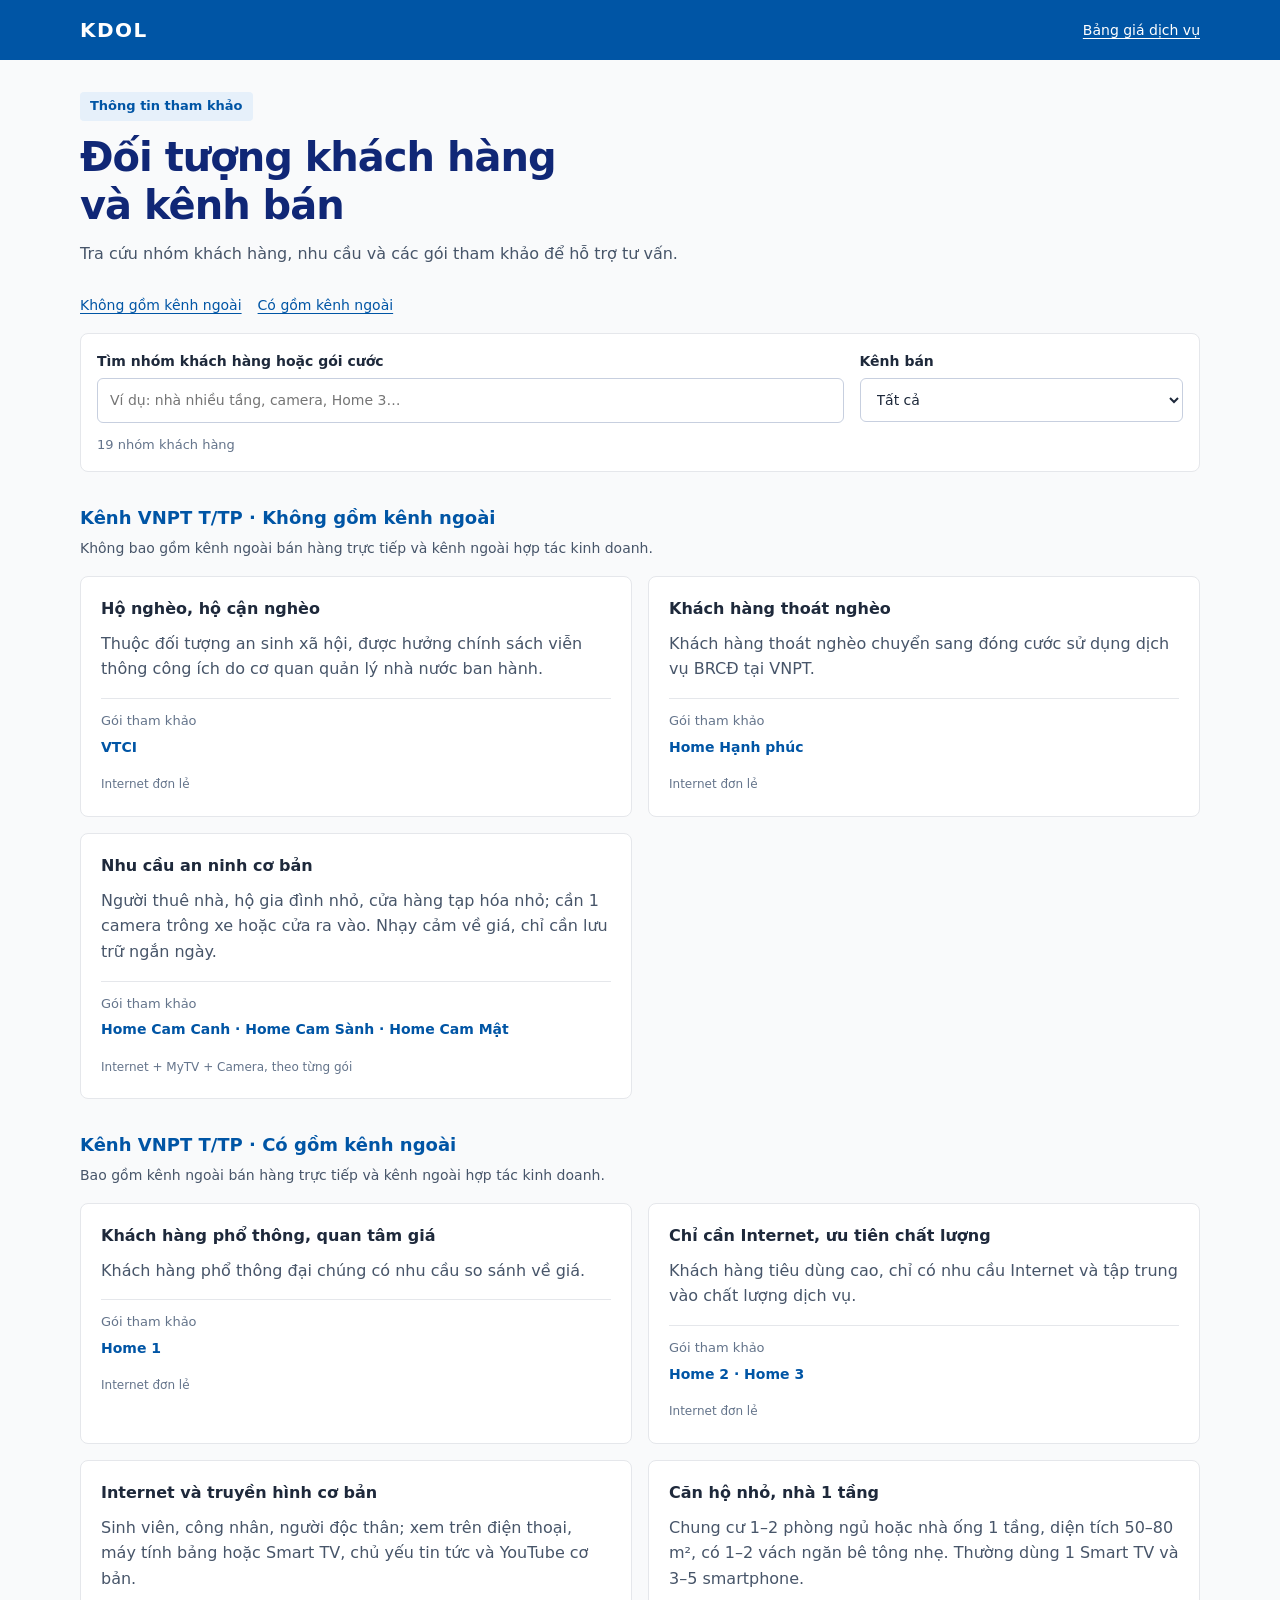
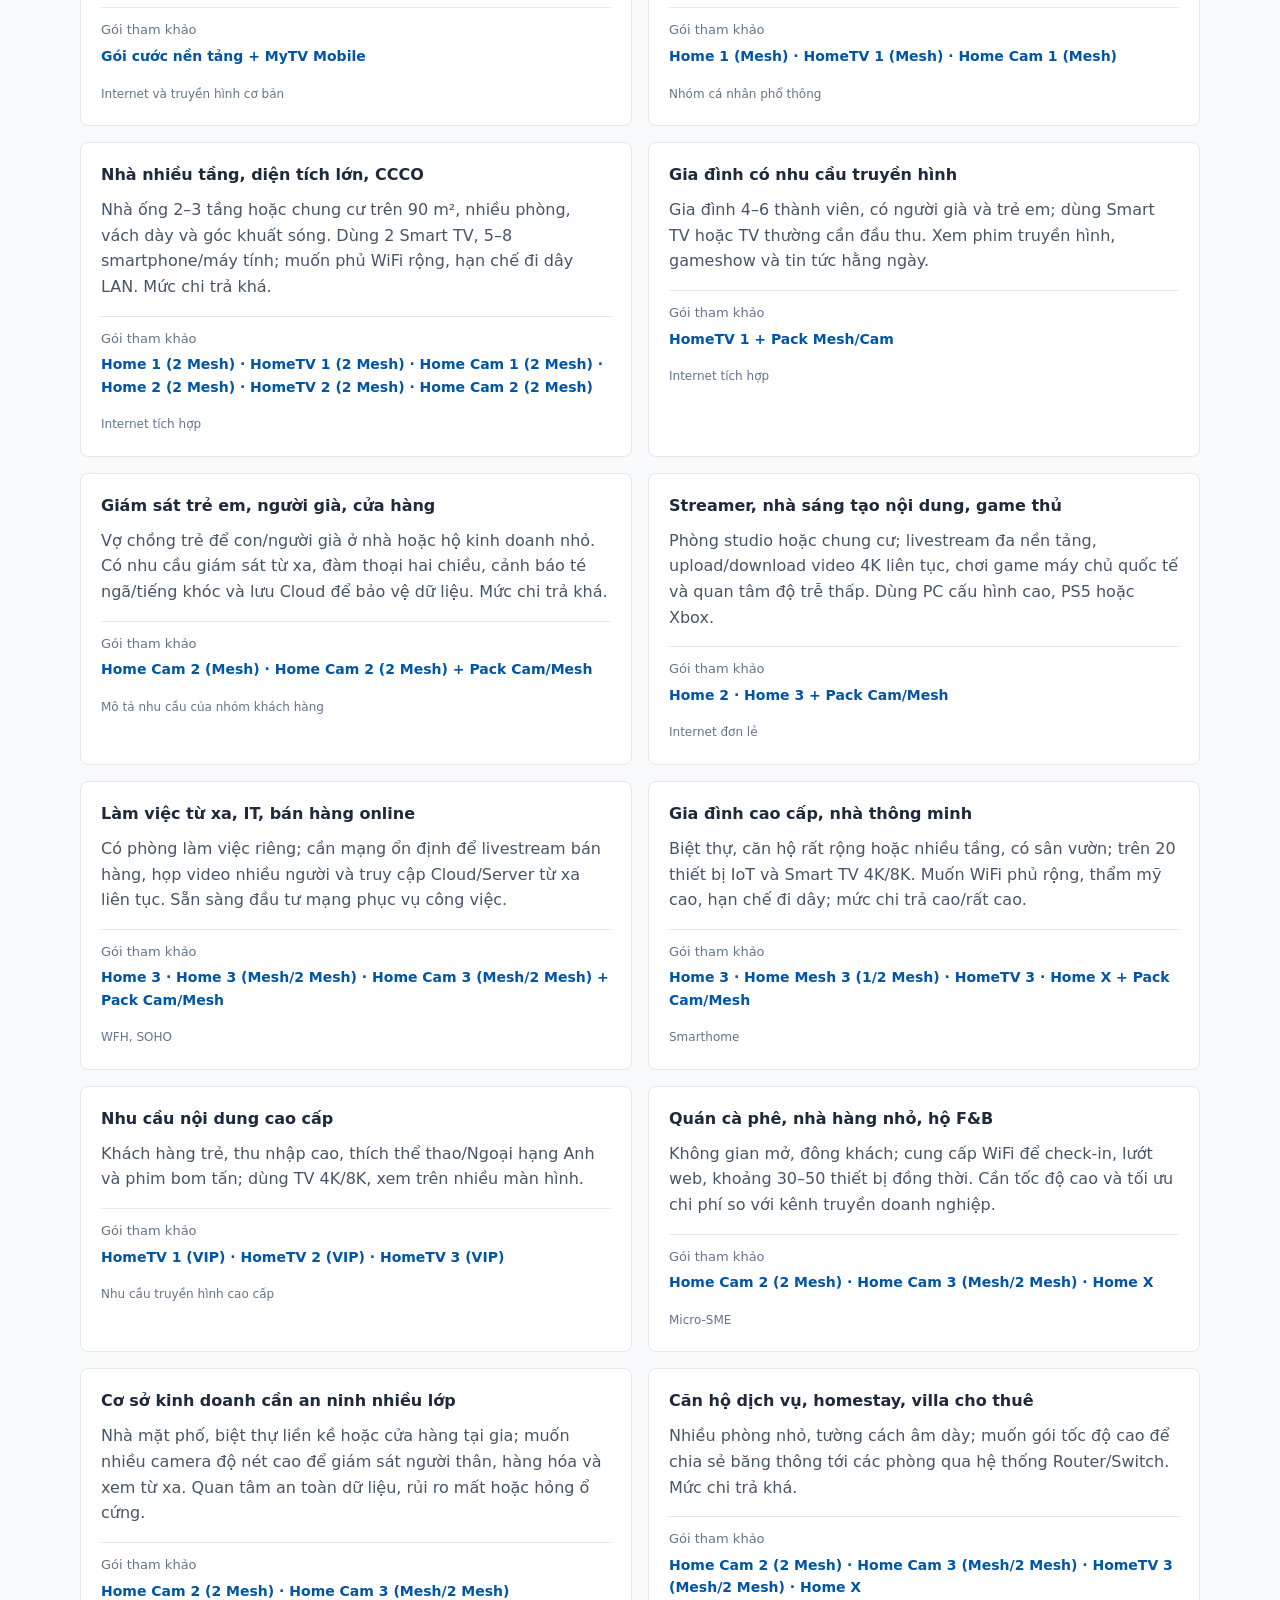
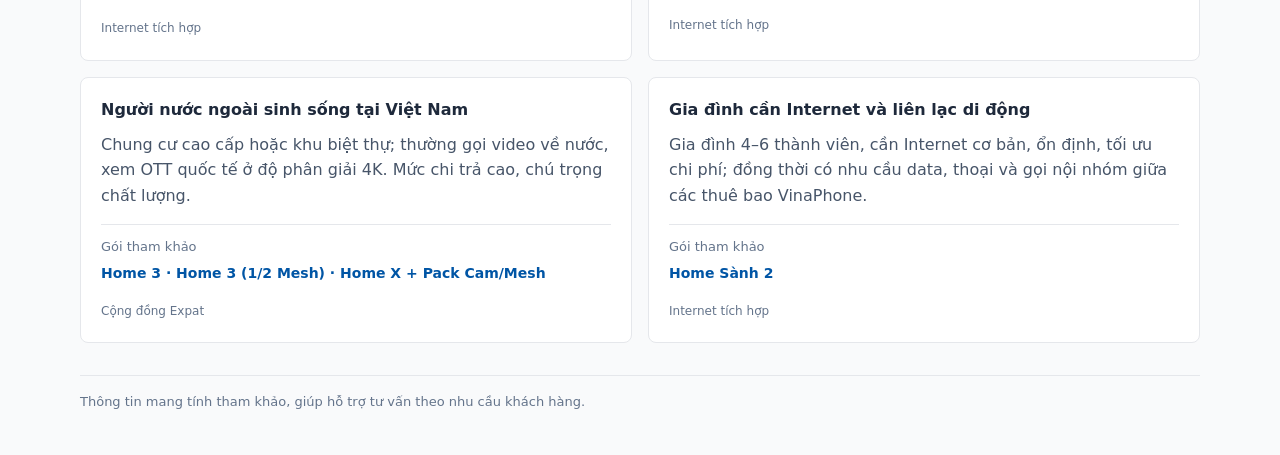
<file: doi-tuong-khach-hang.html>
<!DOCTYPE html>
<html lang="vi">
<head>
    <meta charset="UTF-8">
    <meta name="viewport" content="width=device-width, initial-scale=1.0">
    <meta name="description" content="Thông tin tham khảo về đối tượng khách hàng, nhu cầu và kênh bán để hỗ trợ tư vấn các gói dịch vụ BRCĐ.">
    <title>Đối tượng khách hàng và kênh bán · KDOL</title>
    <link rel="icon" type="image/svg+xml" href="assets/kdol-icon.svg">
    <link rel="stylesheet" href="styles.css?v=20261120-5">
</head>
<body class="kdol-reference-page">
    <a class="kdol-reference-skip" href="#reference-main">Đến nội dung</a>
    <header class="kdol-reference-header">
        <div class="kdol-reference-container">
            <a class="kdol-reference-brand" href="index.html">KDOL</a>
            <a href="index.html">Bảng giá dịch vụ</a>
        </div>
    </header>
    <main id="reference-main" class="kdol-reference-container kdol-reference-main">
        <div class="kdol-reference-intro">
            <span class="kdol-reference-badge">Thông tin tham khảo</span>
            <h1>Đối tượng khách hàng<br>và kênh bán</h1>
            <p>Tra cứu nhóm khách hàng, nhu cầu và các gói tham khảo để hỗ trợ tư vấn.</p>
        </div>

        <nav class="kdol-reference-nav" aria-label="Nhóm kênh bán">
            <a href="#channel-limited">Không gồm kênh ngoài</a>
            <a href="#channel-inclusive">Có gồm kênh ngoài</a>
        </nav>

        <div id="audience-tools" class="kdol-audience-tools" hidden>
            <label for="audience-query">Tìm nhóm khách hàng hoặc gói cước
                <input id="audience-query" type="search" placeholder="Ví dụ: nhà nhiều tầng, camera, Home 3…" autocomplete="off" aria-controls="audience-content">
            </label>
            <label for="audience-channel">Kênh bán
                <select id="audience-channel" aria-controls="audience-content">
                    <option value="">Tất cả</option>
                    <option value="limited">Không gồm kênh ngoài</option>
                    <option value="inclusive">Có gồm kênh ngoài</option>
                </select>
            </label>
            <p id="audience-count" role="status" aria-live="polite"></p>
        </div>

        <div id="audience-content">
            <section id="channel-limited" class="kdol-audience-section" data-audience-section>
                <div class="kdol-audience-section-heading">
                    <h2>Kênh VNPT T/TP · Không gồm kênh ngoài</h2>
                    <p>Không bao gồm kênh ngoài bán hàng trực tiếp và kênh ngoài hợp tác kinh doanh.</p>
                </div>
                <div class="kdol-audience-grid">
                    <article class="kdol-audience-card" data-audience-card data-channel="limited">
                        <h3>Hộ nghèo, hộ cận nghèo</h3>
                        <p>Thuộc đối tượng an sinh xã hội, được hưởng chính sách viễn thông công ích do cơ quan quản lý nhà nước ban hành.</p>
                        <dl><dt>Gói tham khảo</dt><dd>VTCI</dd></dl>
                        <small>Internet đơn lẻ</small>
                    </article>
                    <article class="kdol-audience-card" data-audience-card data-channel="limited">
                        <h3>Khách hàng thoát nghèo</h3>
                        <p>Khách hàng thoát nghèo chuyển sang đóng cước sử dụng dịch vụ BRCĐ tại VNPT.</p>
                        <dl><dt>Gói tham khảo</dt><dd>Home Hạnh phúc</dd></dl>
                        <small>Internet đơn lẻ</small>
                    </article>
                    <article class="kdol-audience-card" data-audience-card data-channel="limited">
                        <h3>Nhu cầu an ninh cơ bản</h3>
                        <p>Người thuê nhà, hộ gia đình nhỏ, cửa hàng tạp hóa nhỏ; cần 1 camera trông xe hoặc cửa ra vào. Nhạy cảm về giá, chỉ cần lưu trữ ngắn ngày.</p>
                        <dl><dt>Gói tham khảo</dt><dd>Home Cam Canh · Home Cam Sành · Home Cam Mật</dd></dl>
                        <small>Internet + MyTV + Camera, theo từng gói</small>
                    </article>
                </div>
            </section>

            <section id="channel-inclusive" class="kdol-audience-section" data-audience-section>
                <div class="kdol-audience-section-heading">
                    <h2>Kênh VNPT T/TP · Có gồm kênh ngoài</h2>
                    <p>Bao gồm kênh ngoài bán hàng trực tiếp và kênh ngoài hợp tác kinh doanh.</p>
                </div>
                <div class="kdol-audience-grid">
                    <article class="kdol-audience-card" data-audience-card data-channel="inclusive">
                        <h3>Khách hàng phổ thông, quan tâm giá</h3>
                        <p>Khách hàng phổ thông đại chúng có nhu cầu so sánh về giá.</p>
                        <dl><dt>Gói tham khảo</dt><dd>Home 1</dd></dl>
                        <small>Internet đơn lẻ</small>
                    </article>
                    <article class="kdol-audience-card" data-audience-card data-channel="inclusive">
                        <h3>Chỉ cần Internet, ưu tiên chất lượng</h3>
                        <p>Khách hàng tiêu dùng cao, chỉ có nhu cầu Internet và tập trung vào chất lượng dịch vụ.</p>
                        <dl><dt>Gói tham khảo</dt><dd>Home 2 · Home 3</dd></dl>
                        <small>Internet đơn lẻ</small>
                    </article>
                    <article class="kdol-audience-card" data-audience-card data-channel="inclusive">
                        <h3>Internet và truyền hình cơ bản</h3>
                        <p>Sinh viên, công nhân, người độc thân; xem trên điện thoại, máy tính bảng hoặc Smart TV, chủ yếu tin tức và YouTube cơ bản.</p>
                        <dl><dt>Gói tham khảo</dt><dd>Gói cước nền tảng + MyTV Mobile</dd></dl>
                        <small>Internet và truyền hình cơ bản</small>
                    </article>
                    <article class="kdol-audience-card" data-audience-card data-channel="inclusive">
                        <h3>Căn hộ nhỏ, nhà 1 tầng</h3>
                        <p>Chung cư 1–2 phòng ngủ hoặc nhà ống 1 tầng, diện tích 50–80 m², có 1–2 vách ngăn bê tông nhẹ. Thường dùng 1 Smart TV và 3–5 smartphone.</p>
                        <dl><dt>Gói tham khảo</dt><dd>Home 1 (Mesh) · HomeTV 1 (Mesh) · Home Cam 1 (Mesh)</dd></dl>
                        <small>Nhóm cá nhân phổ thông</small>
                    </article>
                    <article class="kdol-audience-card" data-audience-card data-channel="inclusive">
                        <h3>Nhà nhiều tầng, diện tích lớn, CCCO</h3>
                        <p>Nhà ống 2–3 tầng hoặc chung cư trên 90 m², nhiều phòng, vách dày và góc khuất sóng. Dùng 2 Smart TV, 5–8 smartphone/máy tính; muốn phủ WiFi rộng, hạn chế đi dây LAN. Mức chi trả khá.</p>
                        <dl><dt>Gói tham khảo</dt><dd>Home 1 (2 Mesh) · HomeTV 1 (2 Mesh) · Home Cam 1 (2 Mesh) · Home 2 (2 Mesh) · HomeTV 2 (2 Mesh) · Home Cam 2 (2 Mesh)</dd></dl>
                        <small>Internet tích hợp</small>
                    </article>
                    <article class="kdol-audience-card" data-audience-card data-channel="inclusive">
                        <h3>Gia đình có nhu cầu truyền hình</h3>
                        <p>Gia đình 4–6 thành viên, có người già và trẻ em; dùng Smart TV hoặc TV thường cần đầu thu. Xem phim truyền hình, gameshow và tin tức hằng ngày.</p>
                        <dl><dt>Gói tham khảo</dt><dd>HomeTV 1 + Pack Mesh/Cam</dd></dl>
                        <small>Internet tích hợp</small>
                    </article>
                    <article class="kdol-audience-card" data-audience-card data-channel="inclusive">
                        <h3>Giám sát trẻ em, người già, cửa hàng</h3>
                        <p>Vợ chồng trẻ để con/người già ở nhà hoặc hộ kinh doanh nhỏ. Có nhu cầu giám sát từ xa, đàm thoại hai chiều, cảnh báo té ngã/tiếng khóc và lưu Cloud để bảo vệ dữ liệu. Mức chi trả khá.</p>
                        <dl><dt>Gói tham khảo</dt><dd>Home Cam 2 (Mesh) · Home Cam 2 (2 Mesh) + Pack Cam/Mesh</dd></dl>
                        <small>Mô tả nhu cầu của nhóm khách hàng</small>
                    </article>
                    <article class="kdol-audience-card" data-audience-card data-channel="inclusive">
                        <h3>Streamer, nhà sáng tạo nội dung, game thủ</h3>
                        <p>Phòng studio hoặc chung cư; livestream đa nền tảng, upload/download video 4K liên tục, chơi game máy chủ quốc tế và quan tâm độ trễ thấp. Dùng PC cấu hình cao, PS5 hoặc Xbox.</p>
                        <dl><dt>Gói tham khảo</dt><dd>Home 2 · Home 3 + Pack Cam/Mesh</dd></dl>
                        <small>Internet đơn lẻ</small>
                    </article>
                    <article class="kdol-audience-card" data-audience-card data-channel="inclusive">
                        <h3>Làm việc từ xa, IT, bán hàng online</h3>
                        <p>Có phòng làm việc riêng; cần mạng ổn định để livestream bán hàng, họp video nhiều người và truy cập Cloud/Server từ xa liên tục. Sẵn sàng đầu tư mạng phục vụ công việc.</p>
                        <dl><dt>Gói tham khảo</dt><dd>Home 3 · Home 3 (Mesh/2 Mesh) · Home Cam 3 (Mesh/2 Mesh) + Pack Cam/Mesh</dd></dl>
                        <small>WFH, SOHO</small>
                    </article>
                    <article class="kdol-audience-card" data-audience-card data-channel="inclusive">
                        <h3>Gia đình cao cấp, nhà thông minh</h3>
                        <p>Biệt thự, căn hộ rất rộng hoặc nhiều tầng, có sân vườn; trên 20 thiết bị IoT và Smart TV 4K/8K. Muốn WiFi phủ rộng, thẩm mỹ cao, hạn chế đi dây; mức chi trả cao/rất cao.</p>
                        <dl><dt>Gói tham khảo</dt><dd>Home 3 · Home Mesh 3 (1/2 Mesh) · HomeTV 3 · Home X + Pack Cam/Mesh</dd></dl>
                        <small>Smarthome</small>
                    </article>
                    <article class="kdol-audience-card" data-audience-card data-channel="inclusive">
                        <h3>Nhu cầu nội dung cao cấp</h3>
                        <p>Khách hàng trẻ, thu nhập cao, thích thể thao/Ngoại hạng Anh và phim bom tấn; dùng TV 4K/8K, xem trên nhiều màn hình.</p>
                        <dl><dt>Gói tham khảo</dt><dd>HomeTV 1 (VIP) · HomeTV 2 (VIP) · HomeTV 3 (VIP)</dd></dl>
                        <small>Nhu cầu truyền hình cao cấp</small>
                    </article>
                    <article class="kdol-audience-card" data-audience-card data-channel="inclusive">
                        <h3>Quán cà phê, nhà hàng nhỏ, hộ F&amp;B</h3>
                        <p>Không gian mở, đông khách; cung cấp WiFi để check-in, lướt web, khoảng 30–50 thiết bị đồng thời. Cần tốc độ cao và tối ưu chi phí so với kênh truyền doanh nghiệp.</p>
                        <dl><dt>Gói tham khảo</dt><dd>Home Cam 2 (2 Mesh) · Home Cam 3 (Mesh/2 Mesh) · Home X</dd></dl>
                        <small>Micro-SME</small>
                    </article>
                    <article class="kdol-audience-card" data-audience-card data-channel="inclusive">
                        <h3>Cơ sở kinh doanh cần an ninh nhiều lớp</h3>
                        <p>Nhà mặt phố, biệt thự liền kề hoặc cửa hàng tại gia; muốn nhiều camera độ nét cao để giám sát người thân, hàng hóa và xem từ xa. Quan tâm an toàn dữ liệu, rủi ro mất hoặc hỏng ổ cứng.</p>
                        <dl><dt>Gói tham khảo</dt><dd>Home Cam 2 (2 Mesh) · Home Cam 3 (Mesh/2 Mesh)</dd></dl>
                        <small>Internet tích hợp</small>
                    </article>
                    <article class="kdol-audience-card" data-audience-card data-channel="inclusive">
                        <h3>Căn hộ dịch vụ, homestay, villa cho thuê</h3>
                        <p>Nhiều phòng nhỏ, tường cách âm dày; muốn gói tốc độ cao để chia sẻ băng thông tới các phòng qua hệ thống Router/Switch. Mức chi trả khá.</p>
                        <dl><dt>Gói tham khảo</dt><dd>Home Cam 2 (2 Mesh) · Home Cam 3 (Mesh/2 Mesh) · HomeTV 3 (Mesh/2 Mesh) · Home X</dd></dl>
                        <small>Internet tích hợp</small>
                    </article>
                    <article class="kdol-audience-card" data-audience-card data-channel="inclusive">
                        <h3>Người nước ngoài sinh sống tại Việt Nam</h3>
                        <p>Chung cư cao cấp hoặc khu biệt thự; thường gọi video về nước, xem OTT quốc tế ở độ phân giải 4K. Mức chi trả cao, chú trọng chất lượng.</p>
                        <dl><dt>Gói tham khảo</dt><dd>Home 3 · Home 3 (1/2 Mesh) · Home X + Pack Cam/Mesh</dd></dl>
                        <small>Cộng đồng Expat</small>
                    </article>
                    <article class="kdol-audience-card" data-audience-card data-channel="inclusive">
                        <h3>Gia đình cần Internet và liên lạc di động</h3>
                        <p>Gia đình 4–6 thành viên, cần Internet cơ bản, ổn định, tối ưu chi phí; đồng thời có nhu cầu data, thoại và gọi nội nhóm giữa các thuê bao VinaPhone.</p>
                        <dl><dt>Gói tham khảo</dt><dd>Home Sành 2</dd></dl>
                        <small>Internet tích hợp</small>
                    </article>
                </div>
            </section>
        </div>
        <p id="audience-empty" class="kdol-audience-empty" hidden>Không có nhóm phù hợp. Hãy thử từ khóa khác hoặc chọn tất cả kênh bán.</p>

        <footer class="kdol-reference-footer">
            <p>Thông tin mang tính tham khảo, giúp hỗ trợ tư vấn theo nhu cầu khách hàng.</p>
        </footer>
    </main>
    <script>
        (() => {
            const query = document.getElementById('audience-query');
            const channel = document.getElementById('audience-channel');
            const cards = [...document.querySelectorAll('[data-audience-card]')];
            const sections = [...document.querySelectorAll('[data-audience-section]')];
            const normalize = value => value.toLowerCase().normalize('NFD').replace(/[\u0300-\u036f]/g, '').replace(/đ/g, 'd').replace(/\s+/g, ' ').trim();
            const contents = new Map(cards.map(card => [card, normalize(card.textContent)]));
            const update = () => {
                const search = normalize(query.value);
                let count = 0;
                for (const card of cards) {
                    card.hidden = Boolean((channel.value && card.dataset.channel !== channel.value) || !contents.get(card).includes(search));
                    if (!card.hidden) count++;
                }
                for (const section of sections) section.hidden = [...section.querySelectorAll('[data-audience-card]')].every(card => card.hidden);
                document.getElementById('audience-count').textContent = `${count} nhóm khách hàng`;
                document.getElementById('audience-empty').hidden = count > 0;
            };
            query.addEventListener('input', update);
            channel.addEventListener('change', update);
            for (const link of document.querySelectorAll('.kdol-reference-nav a')) {
                link.addEventListener('click', () => {
                    query.value = '';
                    channel.value = '';
                    update();
                });
            }
            document.getElementById('audience-tools').hidden = false;
            update();
        })();
    </script>
</body>
</html>
</file>
<file: styles.css>
/*
 * KDOL: biến dùng chung → tiện ích → thành phần → responsive.
 * Quy ước và ví dụ: CSS-CONVENTIONS.md.
 * Tailwind tiếp tục cung cấp reset, tiện ích bố cục và màu trạng thái trong Vue.
 */

:root {
    --kdol-color-primary: #0055a5;
    --kdol-color-primary-light: #e6f0fa;
    --kdol-color-danger: #ed1c24;
    --kdol-color-mytv-highlight: #b91c1c;
    --kdol-color-invoice: #6d28d9;
    --kdol-color-signature: #047857;
    --kdol-color-condition: #92400e;
    --kdol-color-mesh: #6d28d9;
    --kdol-color-camera: #9a3412;
    --kdol-color-security: #047857;
    --kdol-color-backup: #0e7490;
    --kdol-color-border: #e5e7eb;
    --kdol-color-border-light: #dbeafe;
    --kdol-color-surface: #ffffff;
    --kdol-color-surface-muted: #f9fafb;
    --kdol-color-control: #f1f5f9;
    --kdol-color-table-heading: #102776;
    --kdol-color-table-border: #c7cfdf;
    --kdol-radius-sm: 0.25rem;
    --kdol-radius-md: 0.375rem;
    --kdol-radius-lg: 0.5rem;
    --kdol-radius-control: 0.625rem;
    --kdol-transition-duration: 160ms;
    --kdol-transition-content-duration: 180ms;
    --kdol-transition-easing: cubic-bezier(0.4, 0, 0.2, 1);
    --kdol-shadow-sm: 0 1px 2px 0 rgb(0 0 0 / 0.05);
    --kdol-shadow: 0 1px 3px 0 rgb(0 0 0 / 0.1), 0 1px 2px -1px rgb(0 0 0 / 0.1);
}

/* Tiện ích và trạng thái khởi tạo. */
[v-cloak] { display: none; }

.kdol-hide-scrollbar { -ms-overflow-style: none; scrollbar-width: none; }
.kdol-hide-scrollbar::-webkit-scrollbar { display: none; }

.kdol-loader {
    border: 4px solid #f3f3f3;
    border-top-color: var(--kdol-color-primary);
    border-radius: 50%;
    width: 30px;
    height: 30px;
    animation: kdol-spin 1s linear infinite;
}

@keyframes kdol-spin { to { transform: rotate(360deg); } }

/* Công cụ bên phải header. */
.kdol-header-actions { display: flex; flex: 0 0 auto; align-items: center; gap: 0.5rem; margin-left: 1rem; }
.kdol-header-trigger {
    display: inline-flex;
    flex: 0 0 auto;
    align-items: center;
    justify-content: center;
    width: 2.5rem;
    min-height: 2.5rem;
    padding: 0.5rem;
    border: 1px solid rgb(255 255 255 / 0.4);
    border-radius: var(--kdol-radius-lg);
    color: white;
    background: rgb(255 255 255 / 0.1);
    cursor: pointer;
}
.kdol-header-trigger:hover { background: rgb(255 255 255 / 0.2); }
.kdol-header-trigger:focus-visible { outline: 2px solid white; outline-offset: 3px; }

/* Chọn giá để mở máy tính. */
.kdol-price-amount { display: inline-flex; align-items: baseline; gap: 0.25rem; white-space: nowrap; text-decoration: inherit; }
.kdol-price-select { display: inline; margin: 0; padding: 0; border: 0; border-radius: var(--kdol-radius-sm); background: transparent; color: inherit; font: inherit; text-align: inherit; text-decoration: inherit; cursor: pointer; }
.kdol-price-calculator { display: inline-flex; flex: 0 0 auto; align-self: center; align-items: center; justify-content: center; width: 1.75rem; height: 1.75rem; padding: 0.25rem; border: 1px solid var(--kdol-color-border-light); border-radius: var(--kdol-radius-md); background: var(--kdol-color-primary-light); color: var(--kdol-color-primary); cursor: pointer; }
.kdol-price-calculator:hover { background: var(--kdol-color-control); }
.kdol-price-amount button:focus-visible { outline: 2px solid var(--kdol-color-primary); outline-offset: 2px; }

/* Máy tính giá nhanh. */
.kdol-calculator-dialog {
    width: min(22rem, calc(100vw - 1.5rem));
    max-width: none;
    max-height: calc(100dvh - 1.5rem);
    margin: auto;
    padding: 0;
    overflow-y: auto;
    overscroll-behavior: contain;
    border: 1px solid var(--kdol-color-border);
    border-radius: var(--kdol-radius-control);
    background: var(--kdol-color-surface);
    color: #1e293b;
    box-shadow: var(--kdol-shadow);
}
.kdol-calculator-dialog::backdrop { background: rgb(15 23 42 / 0.55); }
.kdol-calculator-content { padding: 1rem; }
.kdol-calculator-heading { display: flex; align-items: center; justify-content: space-between; gap: 1rem; margin-bottom: 0.75rem; }
.kdol-calculator-heading h2 { color: var(--kdol-color-primary); font-size: 1.25rem; font-weight: 700; }
.kdol-calculator-close { display: grid; flex: 0 0 auto; place-items: center; width: 2.5rem; height: 2.5rem; border-radius: var(--kdol-radius-lg); background: var(--kdol-color-control); cursor: pointer; }
.kdol-calculator-screen { padding: 0.75rem; border: 1px solid var(--kdol-color-border-light); border-radius: var(--kdol-radius-lg); background: var(--kdol-color-surface-muted); text-align: right; }
.kdol-calculator-expression { min-height: 1.5rem; color: #64748b; font-size: 0.875rem; overflow-wrap: anywhere; }
.kdol-calculator-value { display: block; min-height: 2.75rem; font-size: 1.75rem; line-height: 1.5; font-weight: 700; font-variant-numeric: tabular-nums; overflow-wrap: anywhere; }
.kdol-calculator-keys { display: grid; grid-template-columns: repeat(4, minmax(0, 1fr)); gap: 0.5rem; margin-top: 0.75rem; }
.kdol-calculator-key { min-height: 3rem; border: 1px solid var(--kdol-color-border); border-radius: var(--kdol-radius-lg); background: var(--kdol-color-surface-muted); font-size: 1.125rem; font-weight: 600; cursor: pointer; }
.kdol-calculator-key--action { background: var(--kdol-color-control); }
.kdol-calculator-key--operator { background: var(--kdol-color-primary-light); color: var(--kdol-color-primary); }
.kdol-calculator-key--equals { background: var(--kdol-color-primary); color: white; }
.kdol-calculator-key:hover { filter: brightness(0.95); }
.kdol-calculator-key:active { filter: brightness(0.9); }
.kdol-calculator-dialog :is(button, [tabindex]):focus-visible { outline: 2px solid var(--kdol-color-primary); outline-offset: 2px; }

/* Tra cứu địa chỉ. */
.kdol-address-dialog {
    width: min(48rem, calc(100vw - 1.5rem));
    max-width: none;
    max-height: calc(100dvh - 1.5rem);
    margin: auto;
    padding: 0;
    overflow: hidden;
    border: 1px solid var(--kdol-color-border);
    border-radius: var(--kdol-radius-control);
    background: var(--kdol-color-surface);
    color: #1e293b;
    box-shadow: var(--kdol-shadow);
}
.kdol-address-dialog::backdrop { background: rgb(15 23 42 / 0.55); }
.kdol-address-content { display: flex; flex-direction: column; max-height: min(38rem, calc(100dvh - 1.5rem)); overflow: hidden; }
.kdol-address-heading { display: flex; flex-shrink: 0; align-items: center; justify-content: space-between; gap: 1rem; padding: 0.75rem 1rem; }
.kdol-address-heading h2 { color: var(--kdol-color-primary); font-size: 1.25rem; line-height: 1.75rem; font-weight: 700; }
.kdol-address-close { display: grid; flex-shrink: 0; place-items: center; width: 2.5rem; height: 2.5rem; border-radius: var(--kdol-radius-lg); background: var(--kdol-color-control); cursor: pointer; }
.kdol-address-controls { flex-shrink: 0; padding: 0 1rem 0.75rem; }
.kdol-address-input { display: block; width: 100%; min-width: 0; min-height: 2.75rem; padding: 0.625rem 0.75rem; border: 1px solid #cbd5e1; border-radius: var(--kdol-radius-lg); background: white; color: #1e293b; font-size: 0.875rem; }
.kdol-address-input::placeholder { color: #64748b; }
.kdol-address-results { flex: 1 1 auto; min-height: 0; padding: 0 1rem 1rem; overflow-y: auto; overscroll-behavior: contain; }
.kdol-address-count { padding: 0.375rem 0 0.75rem; color: #475569; font-size: 0.8125rem; font-weight: 600; }
.kdol-address-list { margin: 0; padding: 0; list-style: none; }
.kdol-address-card { display: flex; flex-direction: column; align-items: flex-start; gap: 0.625rem; padding: 0.875rem 0; border-top: 1px solid var(--kdol-color-border); }
.kdol-address-tag { display: inline-block; flex-shrink: 0; padding: 0.1875rem 0.5rem; border: 1px solid var(--kdol-color-border); border-radius: var(--kdol-radius-md); font-size: 0.6875rem; line-height: 1rem; font-weight: 600; }
.kdol-address-tag--noi { background: var(--kdol-color-primary-light); color: var(--kdol-color-primary); }
.kdol-address-tag--ngoai { background: #ecfdf5; color: var(--kdol-color-signature); }
.kdol-address-tag--unknown,
.kdol-address-tag--mixed { background: var(--kdol-color-control); color: #475569; }
.kdol-address-comparison { display: grid; grid-template-columns: repeat(2, minmax(0, 1fr)); gap: 0.625rem 1rem; width: 100%; }
.kdol-address-comparison dt { margin-bottom: 0.25rem; color: #64748b; font-size: 0.6875rem; }
.kdol-address-comparison dd { font-size: 0.875rem; line-height: 1.375rem; overflow-wrap: anywhere; }
.kdol-address-comparison .kdol-address-province { color: #64748b; font-size: 0.75rem; }
.kdol-address-origin + .kdol-address-origin { margin-top: 0.625rem; }
.kdol-address-origin .kdol-address-province { display: block; }
.kdol-address-empty { padding: 2rem 0.75rem; color: #64748b; font-size: 0.875rem; text-align: center; }
.kdol-address-more { display: block; min-height: 2.75rem; margin: 0.75rem auto 0; padding: 0.5rem 1rem; border: 1px solid var(--kdol-color-border-light); border-radius: var(--kdol-radius-lg); background: var(--kdol-color-primary-light); color: var(--kdol-color-primary); font-size: 0.8125rem; font-weight: 600; cursor: pointer; }
.kdol-address-dialog :is(button, input):focus-visible { outline: 2px solid var(--kdol-color-primary); outline-offset: 2px; }

/* Tiêu đề và khung cấu hình dùng chung giữa các dịch vụ. */
.kdol-service-title {
    color: var(--kdol-color-primary);
    font-size: 1.25rem;
    line-height: 1.75rem;
    font-weight: 700;
}

.kdol-config-panel {
    display: flex;
    flex-direction: column;
    gap: 0.75rem;
    padding: 0.75rem;
    margin-bottom: 1rem;
    border: 1px solid var(--kdol-color-border-light);
    border-radius: var(--kdol-radius-lg);
    background-color: var(--kdol-color-primary-light);
}

/* Xuống dòng theo chiều rộng cột tra cứu, không theo chiều rộng cửa sổ. */
.kdol-config-header {
    display: flex;
    flex-wrap: wrap;
    align-items: center;
    justify-content: space-between;
    gap: 0.75rem;
    min-width: 0;
}

.kdol-config-header > :first-child { flex: 1 1 15rem; min-width: 0; }

.kdol-config-actions {
    display: flex;
    flex-wrap: wrap;
    align-items: center;
    gap: 0.5rem;
    max-width: 100%;
}

.kdol-config-actions > .kdol-choice-group { flex: 0 0 auto; max-width: 100%; }

.kdol-config-field {
    display: flex;
    flex-wrap: wrap;
    align-items: center;
    justify-content: space-between;
    gap: 0.5rem;
}

.kdol-config-field > .kdol-select { flex: 1 1 16rem; width: auto; min-width: 0; max-width: 100%; }

/* Tùy chọn Token: nhãn ngắn, cụm nút gọn và đều nhau. */
.kdol-ca-options {
    display: flex;
    flex-direction: column;
    gap: 0.625rem;
    min-width: 0;
    container: ca-options / inline-size;
}

.kdol-ca-option-controls {
    display: grid;
    grid-template-columns: minmax(0, 1fr);
    align-items: stretch;
    gap: 0.5rem;
}

.kdol-ca-option-row { display: flex; flex-wrap: wrap; align-items: center; justify-content: space-between; gap: 0.375rem 0.5rem; min-width: 0; }
.kdol-ca-option-label { flex: 0 0 auto; color: #475569; font-size: 0.75rem; line-height: 1.125rem; font-weight: 600; }
.kdol-ca-option-row > .kdol-choice-group { display: grid; grid-template-columns: repeat(2, minmax(0, 1fr)); width: 12.5rem; margin-left: auto; }
.kdol-ca-option-controls > .kdol-ca-option-row:only-child { grid-column: 1 / -1; }
.kdol-ca-option-controls .kdol-choice { min-width: 0; min-height: 2rem; }

/* Nút: class nền chỉ quy định hình dạng, Vue quyết định màu trạng thái. */
.kdol-choice-group {
    display: flex;
    flex-shrink: 0;
    max-width: 100%;
    align-items: center;
    gap: 0.125rem;
    padding: 0.1875rem;
    border: 1px solid var(--kdol-color-border-light);
    border-radius: var(--kdol-radius-control);
    background-color: var(--kdol-color-control);
}

.kdol-choice {
    display: inline-flex;
    align-items: center;
    justify-content: center;
    min-height: 1.875rem;
    padding: 0.3125rem 0.625rem;
    border-radius: var(--kdol-radius-md);
    font-size: 0.75rem;
    line-height: 1rem;
    font-weight: 600;
    white-space: nowrap;
}

.kdol-choice--fluid { flex: 1 1 0%; }
.kdol-choice--compact { padding: 0.25rem 0.625rem; }

.kdol-tabs {
    display: flex;
    overflow-x: auto;
    margin-bottom: 1rem;
    border-bottom: 1px solid #d1d5db;
    border-color: #d1d5db;
}

.kdol-tabs--scroll { flex-wrap: nowrap; min-width: 0; max-width: 100%; overflow-x: auto; scrollbar-width: thin; }

.kdol-tab {
    flex-shrink: 0;
    padding: 0.5rem 0.75rem;
    font-size: 0.875rem;
    line-height: 1.25rem;
    font-weight: 500;
    white-space: nowrap;
}

.kdol-tab:focus { outline: 2px solid transparent; outline-offset: 2px; }

.kdol-copy-button {
    padding: 0.375rem;
    border-radius: 9999px;
    color: #9ca3af;
    transition: color var(--kdol-transition-duration) var(--kdol-transition-easing),
        background-color var(--kdol-transition-duration) var(--kdol-transition-easing);
}

.kdol-copy-button:hover { color: var(--kdol-color-primary); background-color: #eff6ff; }

.kdol-primary-button {
    padding: 0.5rem 1.5rem;
    border-radius: var(--kdol-radius-sm);
    background-color: var(--kdol-color-primary);
    color: #ffffff;
    font-weight: 700;
    box-shadow: var(--kdol-shadow);
    transition: color var(--kdol-transition-duration) var(--kdol-transition-easing),
        background-color var(--kdol-transition-duration) var(--kdol-transition-easing),
        border-color var(--kdol-transition-duration) var(--kdol-transition-easing),
        text-decoration-color var(--kdol-transition-duration) var(--kdol-transition-easing),
        fill var(--kdol-transition-duration) var(--kdol-transition-easing),
        stroke var(--kdol-transition-duration) var(--kdol-transition-easing);
}

.kdol-primary-button:hover { background-color: #1d4ed8; }

/* Thành phần combo HKD: giữ cùng màu dịch vụ giữa các gói khác nhau. */
.kdol-hkd-component {
    border-left: 2px solid currentColor;
    padding-left: 0.5rem;
    line-height: 1.5;
    font-weight: 500;
}
.kdol-hkd-component--software { color: var(--kdol-color-primary); }
.kdol-hkd-component--invoice { color: var(--kdol-color-invoice); }
.kdol-hkd-component--signature { color: var(--kdol-color-signature); }
.kdol-hkd-component--condition {
    color: var(--kdol-color-condition);
    border-left-style: dashed;
    font-weight: 400;
}
.kdol-hkd-family-heading {
    padding: 0.625rem 1rem;
    background-color: var(--kdol-color-control);
    border-top: 1px solid var(--kdol-color-border);
    text-align: left;
    font-size: 0.75rem;
    line-height: 1.5;
    font-weight: 600;
}
.kdol-hkd-family-services {
    display: flex;
    flex-wrap: wrap;
    align-items: baseline;
    column-gap: 0.375rem;
    row-gap: 0.125rem;
}
.kdol-hkd-family-service + .kdol-hkd-family-service::before {
    content: '+ ';
    color: #64748b;
}
.kdol-hkd-family-count {
    margin-left: auto;
    color: #64748b;
    font-size: 0.6875rem;
    font-weight: 400;
    white-space: nowrap;
}

/* Bảng giá: giữ các tiện ích width/alignment riêng tại nơi sử dụng. */
.kdol-table-wrap {
    overflow-x: auto;
    border-radius: var(--kdol-radius-lg);
    box-shadow: 0 0 0 1px rgb(0 0 0 / 0.05), var(--kdol-shadow);
}

.kdol-table-heading {
    padding: 0.625rem 0.75rem;
    color: #111827;
    font-size: 0.75rem;
    line-height: 1rem;
    font-weight: 600;
}

.kdol-table-heading--label { padding-left: 1rem; }

.kdol-empty-state {
    padding-top: 1.5rem;
    padding-bottom: 1.5rem;
    color: #9ca3af;
    text-align: center;
    font-size: 0.875rem;
    line-height: 1.25rem;
    font-style: italic;
}

.kdol-price {
    font-size: 1rem;
    line-height: 1.5rem;
    font-weight: 700;
    font-variant-numeric: tabular-nums;
    transition: color var(--kdol-transition-duration) var(--kdol-transition-easing);
}

/* Bộ chọn dùng chung cho các cấu hình gói. */
.kdol-select {
    width: 100%;
    padding: 0.5rem 0.75rem;
    border: 1px solid #d1d5db;
    border-radius: var(--kdol-radius-sm);
    background-color: var(--kdol-color-surface);
    color: #111827;
    font-size: 0.875rem;
    line-height: 1.25rem;
}

.kdol-select:focus {
    border-color: var(--kdol-color-primary);
    outline: 2px solid var(--kdol-color-primary-light);
    outline-offset: 2px;
}

/* Thanh chiết khấu và kết quả báo giá. */
.kdol-smartca-custom,
.kdol-invoice-custom,
.kdol-inbot-custom,
.kdol-pos-custom,
.kdol-econtract-custom,
.kdol-econtract-addons {
    padding-top: 0.625rem;
    border-top: 1px solid var(--kdol-color-border-light);
}

.kdol-smartca-custom > summary,
.kdol-invoice-custom > summary,
.kdol-inbot-custom > summary,
.kdol-pos-custom > summary,
.kdol-econtract-custom > summary,
.kdol-econtract-addons > summary {
    color: var(--kdol-color-primary);
    font-size: 0.8125rem;
    font-weight: 600;
    cursor: pointer;
}

/* eContract: tên/đơn giá bên trái, số lượng bên phải; chi tiết mở khi cần. */
.kdol-addon-caption { color: #64748b; font-size: 0.6875rem; line-height: 1rem; font-weight: 400; }
.kdol-addon-list { margin-top: 0.625rem; overflow: hidden; border: 1px solid var(--kdol-color-border-light); border-radius: var(--kdol-radius-md); background: var(--kdol-color-surface); }
.kdol-addon-item { padding: 0.625rem 0.75rem; }
.kdol-addon-item + .kdol-addon-item { border-top: 1px solid var(--kdol-color-border); }
.kdol-addon-row { display: grid; grid-template-columns: minmax(0, 1fr) 7rem; align-items: center; gap: 0.75rem; }
.kdol-addon-row--tsa { grid-template-columns: minmax(0, 1fr) minmax(0, 60%); }
.kdol-addon-label { min-width: 0; color: #334155; font-size: 0.8125rem; line-height: 1.125rem; font-weight: 600; }
.kdol-addon-label > span { display: block; margin-top: 0.125rem; color: #64748b; font-size: 0.6875rem; line-height: 1rem; font-weight: 400; }
.kdol-addon-quantity { display: flex; align-items: center; gap: 0.375rem; min-width: 0; }
.kdol-addon-quantity > span { flex: 0 0 1.5rem; color: #64748b; font-size: 0.6875rem; line-height: 1rem; }
.kdol-addon-quantity > .kdol-select { min-width: 0; text-align: right; }
.kdol-addon-list .kdol-select { padding: 0.375rem 0.5rem; font-size: 0.8125rem; line-height: 1.125rem; }
.kdol-addon-extra { display: grid; gap: 0.5rem; margin-top: 0.625rem; }
.kdol-addon-subtotal { display: flex; flex-wrap: wrap; align-items: baseline; justify-content: space-between; gap: 0.25rem 0.75rem; margin-top: 0.5rem; color: #64748b; font-size: 0.75rem; line-height: 1.125rem; }
.kdol-addon-subtotal > strong { color: var(--kdol-color-primary); font-size: 0.8125rem; font-weight: 700; font-variant-numeric: tabular-nums; }
.kdol-addon-total { display: flex; flex-wrap: wrap; align-items: baseline; justify-content: flex-end; align-self: stretch; width: 100%; gap: 0.25rem; text-align: right; color: var(--kdol-color-primary); font-size: 0.8125rem; line-height: 1.5rem; }
.kdol-addon-total > strong { font-size: 1.125rem; font-weight: 700; font-variant-numeric: tabular-nums; white-space: nowrap; }
.kdol-addon-total > span { color: #64748b; font-size: 0.75rem; }
.kdol-addon-info > summary { color: var(--kdol-color-primary); font-size: 0.75rem; line-height: 1.125rem; cursor: pointer; }

.kdol-discount-slider {
    width: 100%;
    height: 0.5rem;
    border-radius: var(--kdol-radius-lg);
    background-color: var(--kdol-color-border);
    -webkit-appearance: none;
    appearance: none;
    cursor: pointer;
}

/* Áp dụng cho cả thanh BHXH đang giữ giao diện range mặc định. */
input[type="range"]::-webkit-slider-thumb {
    -webkit-appearance: none;
    appearance: none;
    width: 18px;
    height: 18px;
    border-radius: 50%;
    background: var(--kdol-color-primary);
    cursor: pointer;
}

.kdol-quote-card {
    padding: 1rem;
    margin-bottom: 1rem;
    border-radius: var(--kdol-radius-lg);
    background-color: var(--kdol-color-surface-muted);
    box-shadow: 0 0 0 1px rgb(0 0 0 / 0.05), var(--kdol-shadow);
}

.kdol-quote-result {
    padding: 1rem;
    border: 1px solid var(--kdol-color-border);
    border-radius: var(--kdol-radius-sm);
    background-color: var(--kdol-color-surface);
}

.kdol-quote-total {
    display: flex;
    justify-content: space-between;
    align-items: center;
    padding-top: 0.5rem;
    margin-top: 0.5rem;
    border-top: 1px solid var(--kdol-color-border);
}

/* Bảng tổng hợp Internet và bộ tính giá theo tháng. */
.kdol-internet-toolbar,
.kdol-mytv-toolbar,
.kdol-mesh-toolbar,
.kdol-camera-toolbar {
    padding: 1rem;
    margin-bottom: 1.25rem;
    border: 1px solid var(--kdol-color-border-light);
    border-radius: var(--kdol-radius-lg);
    background-color: var(--kdol-color-surface);
    box-shadow: var(--kdol-shadow-sm);
}

.kdol-internet-toolbar-heading {
    display: flex;
    flex-wrap: wrap;
    align-items: center;
    justify-content: space-between;
    gap: 0.5rem;
    margin-bottom: 0.625rem;
    min-width: 0;
}
.kdol-internet-toolbar-title {
    color: #1f2937;
    font-size: 0.875rem;
    line-height: 1.25rem;
    font-weight: 600;
}
.kdol-internet-region-switch { flex: 0 0 auto; }
.kdol-internet-region-switch .kdol-choice {
    min-height: 1.625rem;
    padding: 0.1875rem 0.375rem;
    font-size: 0.6875rem;
    line-height: 1rem;
}
.kdol-internet-toolbar-actions { display: flex; flex: 0 0 auto; align-items: center; gap: 0.375rem; margin-left: auto; }
.kdol-internet-filter-toggle {
    position: relative;
    display: inline-flex;
    align-items: center;
    justify-content: center;
    width: 1.875rem;
    min-height: 1.875rem;
    border: 1px solid var(--kdol-color-border);
    border-radius: var(--kdol-radius-md);
    color: var(--kdol-color-primary);
    background-color: var(--kdol-color-surface);
}
.kdol-internet-filter-toggle:hover { background-color: var(--kdol-color-primary-light); }
.kdol-internet-filter-toggle--active,
.kdol-internet-filter-toggle--active:hover { border-color: var(--kdol-color-border-light); color: var(--kdol-color-primary); background-color: var(--kdol-color-primary-light); }
.kdol-internet-filter-count {
    position: absolute;
    top: -0.375rem;
    right: -0.375rem;
    display: grid;
    place-items: center;
    min-width: 0.9375rem;
    height: 0.9375rem;
    padding: 0 0.125rem;
    border: 1px solid var(--kdol-color-surface);
    border-radius: 1rem;
    background-color: var(--kdol-color-primary);
    color: var(--kdol-color-surface);
    font-size: 0.5625rem;
    line-height: 1;
}
.kdol-internet-filters { margin: 0.875rem 0; padding-bottom: 0.625rem; border-bottom: 1px solid var(--kdol-color-border); }
.kdol-internet-filter-tags { display: grid; grid-template-columns: repeat(4, minmax(0, 1fr)); gap: 0.375rem; }
.kdol-internet-filter-tag {
    position: relative;
    display: grid;
    grid-template-columns: minmax(0, 1fr) 0.625rem;
    align-content: center;
    align-items: center;
    gap: 0.1875rem 0.125rem;
    min-width: 0;
    min-height: 3.25rem;
    padding: 0.5rem;
    border: 1px solid transparent;
    border-radius: var(--kdol-radius-md);
    background-color: var(--kdol-color-surface-muted);
    color: #64748b;
    text-align: left;
}
.kdol-internet-filter-tag:hover { background-color: var(--kdol-color-control); }
.kdol-internet-filter-tag--selected { background-color: var(--kdol-color-primary-light); color: var(--kdol-color-primary); }
.kdol-internet-filter-tag--open,
.kdol-internet-filter-tag--open:hover { border-color: var(--kdol-color-primary); background-color: var(--kdol-color-primary-light); color: var(--kdol-color-primary); }
.kdol-internet-filter-tag--open::after {
    content: '';
    position: absolute;
    left: calc(50% - 0.3125rem);
    bottom: -0.375rem;
    border-left: 0.3125rem solid transparent;
    border-right: 0.3125rem solid transparent;
    border-top: 0.375rem solid var(--kdol-color-primary);
}
.kdol-internet-filter-label { grid-column: 1; grid-row: 1; font-size: 0.6875rem; line-height: 0.875rem; font-weight: 400; }
.kdol-internet-filter-value {
    grid-column: 1 / -1;
    grid-row: 2;
    min-width: 0;
    overflow: hidden;
    color: #334155;
    font-size: 0.6875rem;
    line-height: 1rem;
    font-weight: 600;
    text-overflow: ellipsis;
    white-space: nowrap;
}
.kdol-internet-filter-tag--selected .kdol-internet-filter-value { color: var(--kdol-color-primary); }
.kdol-internet-filter-chevron { grid-column: 2; grid-row: 1; justify-self: end; }
.kdol-internet-filter-tag--open .kdol-internet-filter-chevron { transform: rotate(180deg); }
.kdol-internet-filter-options {
    display: grid;
    grid-template-columns: repeat(3, minmax(0, 1fr));
    gap: 0.375rem;
    margin-top: 0.625rem;
    padding: 0.5rem;
    border: 1px solid var(--kdol-color-border);
    border-radius: var(--kdol-radius-md);
    background-color: var(--kdol-color-surface-muted);
}
.kdol-internet-filter-option {
    min-width: 0;
    min-height: 2.125rem;
    padding: 0.375rem 0.25rem;
    border: 1px solid transparent;
    border-radius: var(--kdol-radius-md);
    background-color: var(--kdol-color-surface);
    color: #475569;
    font-size: 0.6875rem;
    line-height: 1rem;
}
.kdol-internet-filter-option:hover { background-color: var(--kdol-color-control); }
.kdol-internet-filter-option--active { border-color: var(--kdol-color-primary); background-color: var(--kdol-color-primary-light); color: var(--kdol-color-primary); font-weight: 600; }
.kdol-internet-filter-option--active:hover { background-color: var(--kdol-color-primary-light); }
.kdol-internet-filter-status { display: flex; flex-wrap: wrap; align-items: center; justify-content: space-between; gap: 0.375rem; margin-top: 0.625rem; color: #64748b; font-size: 0.6875rem; line-height: 1rem; }
.kdol-internet-filter-status strong { color: #334155; font-weight: 600; }
.kdol-internet-filter-clear { color: var(--kdol-color-primary); font-size: 0.75rem; line-height: 1.25rem; text-decoration: underline; text-underline-offset: 0.125rem; }
.kdol-internet-filter-toggle:focus-visible,
.kdol-internet-filter-tag:focus-visible,
.kdol-internet-filter-option:focus-visible,
.kdol-internet-filter-clear:focus-visible { outline: 2px solid var(--kdol-color-primary); outline-offset: 2px; }
.kdol-comparison-dialog {
    width: min(54rem, calc(100vw - 1.5rem));
    max-width: none;
    max-height: calc(100dvh - 1.5rem);
    margin: auto;
    padding: 0;
    overflow: hidden;
    border: 1px solid var(--kdol-color-border);
    border-radius: var(--kdol-radius-lg);
    background: var(--kdol-color-surface);
    color: #1e293b;
    box-shadow: var(--kdol-shadow);
}
.kdol-comparison-dialog::backdrop { background: rgb(15 23 42 / 0.55); }
.kdol-comparison-content { display: flex; flex-direction: column; max-height: calc(100dvh - 1.5rem); }
.kdol-comparison-heading { display: flex; flex-shrink: 0; align-items: center; justify-content: space-between; gap: 1rem; padding: 1rem; border-bottom: 1px solid var(--kdol-color-border); }
.kdol-comparison-heading h2 { color: var(--kdol-color-primary); font-size: 1.125rem; line-height: 1.5rem; font-weight: 700; }
.kdol-comparison-close { display: grid; flex-shrink: 0; place-items: center; width: 2.5rem; height: 2.5rem; border-radius: var(--kdol-radius-md); background: var(--kdol-color-control); cursor: pointer; }
.kdol-comparison-body { min-height: 0; padding: 1rem; overflow-y: auto; overscroll-behavior: contain; }
.kdol-comparison-controls { display: flex; flex-wrap: wrap; gap: 0.75rem; }
.kdol-comparison-field { display: flex; flex: 1 1 9rem; flex-direction: column; gap: 0.375rem; min-width: 0; color: #334155; font-size: 0.875rem; font-weight: 600; }
.kdol-comparison-field--plan { flex: 4 1 22rem; }
.kdol-comparison-field .kdol-select { width: 100%; max-width: 100%; min-width: 0; font-size: 0.875rem; font-weight: 400; }
.kdol-comparison-variants { display: flex; flex-wrap: wrap; align-items: center; gap: 0.375rem; margin-top: 0.75rem; font-size: 0.8125rem; }
.kdol-comparison-variants > span { margin-right: 0.25rem; color: #475569; }
.kdol-comparison-note { margin-top: 0.5rem; color: #475569; font-size: 0.8125rem; line-height: 1.5; }
.kdol-comparison-table-wrap { margin-top: 1rem; }
.kdol-comparison-table { width: 100%; min-width: 32rem; border-collapse: collapse; font-size: 0.875rem; line-height: 1.5; text-align: left; }
.kdol-comparison-table th,
.kdol-comparison-table td { padding: 0.625rem 0.75rem; border: 1px solid var(--kdol-color-table-border); vertical-align: top; }
.kdol-comparison-table thead th { background: var(--kdol-color-table-heading); color: white; font-weight: 600; }
.kdol-comparison-table tbody th { color: var(--kdol-color-primary); font-weight: 700; }
.kdol-comparison-table tbody tr:nth-child(even) { background: var(--kdol-color-surface-muted); }
.kdol-comparison-table tbody .kdol-comparison-baseline { background: var(--kdol-color-primary-light); }
.kdol-comparison-table tbody th { width: 27%; }
.kdol-comparison-table small { display: block; margin-top: 0.25rem; color: #475569; font-size: 0.8125rem; }
.kdol-comparison-table .kdol-comparison-provider { display: block; margin-bottom: 0.125rem; color: #64748b; font-size: 0.75rem; font-weight: 400; }
.kdol-comparison-components { display: flex; flex-wrap: wrap; gap: 0.375rem; }
.kdol-comparison-component { padding: 0.125rem 0.375rem; border: 1px solid var(--kdol-color-border-light); border-radius: var(--kdol-radius-sm); background: var(--kdol-color-surface); color: #334155; font-size: 0.8125rem; }
.kdol-comparison-table .kdol-comparison-caveat { color: var(--kdol-color-condition); }
.kdol-comparison-price { color: var(--kdol-color-primary); font-weight: 700; white-space: nowrap; }
.kdol-comparison-price small { max-width: 11rem; font-weight: 400; white-space: normal; }
.kdol-comparison-price .kdol-comparison-lower { color: var(--kdol-color-signature); }
.kdol-comparison-price .kdol-comparison-higher { color: var(--kdol-color-condition); }
.kdol-comparison-empty { color: #64748b; }
.kdol-comparison-unknown { margin-top: 0.75rem; font-size: 0.8125rem; }
.kdol-comparison-source { margin-top: 1rem; padding-top: 0.75rem; border-top: 1px solid var(--kdol-color-border); color: #64748b; font-size: 0.75rem; line-height: 1.5; }
.kdol-comparison-source summary { width: fit-content; cursor: pointer; }
.kdol-comparison-source p { margin-top: 0.5rem; }
.kdol-comparison-dialog :is(button, select, input, summary):focus-visible { outline: 2px solid var(--kdol-color-primary); outline-offset: 2px; }
.kdol-internet-toolbar,
.kdol-mytv-toolbar,
.kdol-mesh-toolbar,
.kdol-camera-toolbar { position: sticky; top: 0; z-index: 10; }
.kdol-internet-terms,
.kdol-mytv-terms,
.kdol-mesh-terms,
.kdol-mesh-modes,
.kdol-camera-terms,
.kdol-camera-modes {
    display: grid;
    grid-template-columns: repeat(4, minmax(0, 1fr));
    overflow: hidden;
    border: 1px solid var(--kdol-color-table-border);
    border-radius: var(--kdol-radius-sm);
}
.kdol-mytv-terms { grid-template-columns: repeat(3, minmax(0, 1fr)); }
.kdol-mesh-modes,
.kdol-camera-modes { grid-template-columns: repeat(2, minmax(0, 1fr)); margin-bottom: 1rem; }

.kdol-internet-term,
.kdol-mytv-term,
.kdol-mesh-term,
.kdol-mesh-mode,
.kdol-camera-term,
.kdol-camera-mode {
    padding: 0.5rem 0.375rem;
    border-right: 1px solid var(--kdol-color-table-border);
    background-color: var(--kdol-color-surface);
    color: var(--kdol-color-table-heading);
    font-size: 0.875rem;
    line-height: 1.25rem;
    font-weight: 600;
    white-space: nowrap;
}

.kdol-internet-term:last-child,
.kdol-mytv-term:last-child,
.kdol-mesh-term:last-child,
.kdol-mesh-mode:last-child,
.kdol-camera-term:last-child,
.kdol-camera-mode:last-child { border-right: 0; }
.kdol-internet-term:hover,
.kdol-mytv-term:hover,
.kdol-mesh-term:hover,
.kdol-mesh-mode:hover,
.kdol-camera-term:hover,
.kdol-camera-mode:hover { background-color: var(--kdol-color-primary-light); }
.kdol-internet-term--active,
.kdol-internet-term--active:hover,
.kdol-mytv-term--active,
.kdol-mytv-term--active:hover,
.kdol-mesh-term--active,
.kdol-mesh-term--active:hover,
.kdol-mesh-mode--active,
.kdol-mesh-mode--active:hover,
.kdol-camera-term--active,
.kdol-camera-term--active:hover,
.kdol-camera-mode--active,
.kdol-camera-mode--active:hover { color: #ffffff; background-color: var(--kdol-color-table-heading); }
.kdol-internet-term:focus-visible,
.kdol-mytv-term:focus-visible,
.kdol-mesh-term:focus-visible,
.kdol-mesh-mode:focus-visible,
.kdol-camera-term:focus-visible,
.kdol-camera-mode:focus-visible { outline: 2px solid var(--kdol-color-primary); outline-offset: -3px; }

.kdol-internet-calculation,
.kdol-internet-footnote { color: #64748b; font-size: 0.75rem; line-height: 1.125rem; }
.kdol-internet-toggle { display: inline-flex; align-items: center; gap: 0.5rem; color: #334155; font-size: 0.8125rem; line-height: 1.25rem; cursor: pointer; }
.kdol-internet-toggle__input { width: 1rem; height: 1rem; accent-color: var(--kdol-color-primary); }
.kdol-internet-install-options { display: flex; flex-wrap: nowrap; align-items: center; justify-content: space-between; gap: 0.75rem; margin-top: 1rem; overflow-x: auto; container: internet-install / inline-size; }
.kdol-internet-install-options .kdol-internet-toggle { flex: 0 0 auto; gap: 0.1875rem; padding: 0.25rem 0; font-size: clamp(0.625rem, 3.6cqi, 0.8125rem); line-height: 1.125rem; white-space: nowrap; }
.kdol-internet-install-options .kdol-internet-toggle__input { flex: 0 0 0.75rem; width: 0.75rem; height: 0.75rem; }
.kdol-internet-install-text { display: inline; white-space: nowrap; }
.kdol-internet-footnote { margin-top: 0.5rem; }
.kdol-internet-notes { margin-top: 1.25rem; padding-top: 1rem; border-top: 1px solid var(--kdol-color-border); color: #475569; font-size: 0.8125rem; line-height: 1.6; overflow-wrap: anywhere; }
.kdol-internet-notes + .kdol-internet-notes { margin-top: 0.75rem; padding-top: 0.75rem; }
.kdol-internet-notes summary { color: var(--kdol-color-primary); font-size: 0.875rem; font-weight: 700; cursor: pointer; }
.kdol-internet-notes[open] summary { margin-bottom: 0.625rem; }
.kdol-internet-notes summary:focus-visible { outline: 2px solid var(--kdol-color-primary); outline-offset: 3px; }
.kdol-internet-notes ol { padding-left: 1.25rem; list-style: decimal; }
.kdol-internet-notes ul { padding-left: 1.25rem; list-style: disc; }
.kdol-internet-notes li + li { margin-top: 0.625rem; }
.kdol-internet-notes strong { font-weight: 600; }
.kdol-internet-reference { margin-top: 1rem; padding-top: 0.75rem; border-top: 1px solid var(--kdol-color-border); font-size: 0.8125rem; line-height: 1.5; overflow-wrap: anywhere; }
.kdol-internet-reference a { color: var(--kdol-color-primary); text-decoration: underline; text-underline-offset: 0.1875rem; }
.kdol-internet-reference a:focus-visible { outline: 2px solid var(--kdol-color-primary); outline-offset: 3px; }
.kdol-internet-reference span { display: block; margin-top: 0.25rem; color: #64748b; font-size: 0.75rem; }
.kdol-internet-scroll-hint { margin-bottom: 0.75rem; color: #64748b; font-size: 0.75rem; line-height: 1.125rem; }
.kdol-internet-section-title { margin-bottom: 0.75rem; color: var(--kdol-color-table-heading); font-size: 1rem; line-height: 1.5rem; font-weight: 700; }
.kdol-internet-section-heading {
    display: flex;
    align-items: center;
    justify-content: space-between;
    gap: 0.5rem;
    margin-bottom: 0.75rem;
}
.kdol-internet-section-heading .kdol-internet-section-title { margin-bottom: 0; min-width: 0; }
.kdol-internet-section-heading .kdol-internet-toggle { flex: 0 0 auto; gap: 0.375rem; font-size: 0.75rem; white-space: nowrap; }
.kdol-internet-section-heading .kdol-internet-toggle__input { width: 0.875rem; height: 0.875rem; }

.kdol-internet-table {
    width: 100%;
    min-width: 620px;
    table-layout: fixed;
    border-collapse: collapse;
    color: #243754;
    font-size: 0.8125rem;
    line-height: 1.45;
    text-align: center;
}

.kdol-internet-col--package { width: 22%; }
.kdol-internet-col--benefits { width: 27%; }
.kdol-internet-col--price,
.kdol-internet-col--integration { width: 17%; }
.kdol-internet-table--mobile .kdol-internet-col--benefits { width: 40%; }
.kdol-internet-table--mobile .kdol-internet-col--price { width: 21%; }
.kdol-internet-table--compact { min-width: 420px; }
.kdol-internet-table--compact .kdol-internet-col--package { width: 28%; }
.kdol-internet-table--compact .kdol-internet-col--price { width: 24%; }
.kdol-internet-table--mobile.kdol-internet-table--compact { min-width: 520px; }
.kdol-internet-table--mobile.kdol-internet-table--compact .kdol-internet-col--benefits { width: 45%; }
.kdol-internet-table--mobile.kdol-internet-table--compact .kdol-internet-col--price { width: 27%; }

.kdol-internet-table th,
.kdol-internet-table td { padding: 0.5rem 0.375rem; border: 1px solid var(--kdol-color-table-border); vertical-align: middle; }
.kdol-internet-table thead th { background-color: var(--kdol-color-table-heading); color: #ffffff; font-weight: 600; }
.kdol-internet-table thead tr:first-child > th:first-child { position: sticky; left: 0; z-index: 2; }
.kdol-internet-table tbody .kdol-internet-package { position: sticky; left: 0; z-index: 1; background-color: inherit; font-weight: 600; }
.kdol-internet-speed { display: block; margin-top: 0.125rem; color: #64748b; font-size: 0.6875rem; line-height: 1rem; font-weight: 400; white-space: nowrap; }
.kdol-internet-table .kdol-internet-benefits { white-space: pre-line; overflow-wrap: anywhere; }
.kdol-internet-component { font-weight: 500; overflow-wrap: anywhere; }
.kdol-internet-component--mesh { color: var(--kdol-color-mesh); }
.kdol-internet-component--tv { color: var(--kdol-color-primary); }
.kdol-internet-component--camera { color: var(--kdol-color-camera); }
.kdol-internet-component--security { color: var(--kdol-color-security); }
/* Gia hạn gói cũ: ưu tiên ô tìm kiếm và giá của kỳ đang chọn. */
.kdol-renewal-toolbar { display: flex; flex-direction: column; gap: 0.75rem; }
.kdol-renewal-search { width: 100%; min-height: 2.75rem; }
.kdol-renewal-controls { display: flex; flex-wrap: wrap; align-items: center; gap: 0.75rem; }
.kdol-renewal-controls .kdol-config-field { flex: 1 1 10rem; min-width: 0; }
.kdol-renewal-controls .kdol-select { min-width: 0; width: 100%; }
.kdol-renewal-controls .kdol-choice-group { flex: 0 0 auto; }
.kdol-renewal-sort { position: relative; display: grid; place-items: center; flex: 0 0 2.75rem; width: 2.75rem; height: 2.75rem; border: 1px solid var(--kdol-color-table-border); border-radius: var(--kdol-radius-md); background-color: var(--kdol-color-surface); color: #64748b; cursor: pointer; }
.kdol-renewal-sort:hover,
.kdol-renewal-sort--active { background-color: var(--kdol-color-primary-light); color: var(--kdol-color-primary); }
.kdol-renewal-sort:focus-within { outline: 2px solid var(--kdol-color-primary); outline-offset: 2px; }
.kdol-renewal-sort-select { position: absolute; inset: 0; width: 100%; height: 100%; opacity: 0; cursor: pointer; }
.kdol-renewal-table { min-width: 0; }
.kdol-renewal-table .kdol-renewal-group { padding: 0; background-color: var(--kdol-color-control); color: var(--kdol-color-primary); text-align: left; }
.kdol-renewal-table .kdol-renewal-name { width: 54%; text-align: left; overflow-wrap: anywhere; }
.kdol-renewal-name > small { display: block; margin-top: 0.25rem; color: #64748b; font-size: 0.75rem; font-weight: 400; }
.kdol-renewal-name > .kdol-renewal-note { color: var(--kdol-color-condition); }
.kdol-renewal-price { text-align: right; white-space: nowrap; }
.kdol-renewal-price .kdol-price { font-size: 0.875rem; }
.kdol-renewal-toolbar :is(input, select, button):focus-visible { outline: 2px solid var(--kdol-color-primary); outline-offset: 2px; }

.kdol-business-terms { grid-template-columns: repeat(3, minmax(0, 1fr)); }
.kdol-business-filter-actions { display: flex; align-items: center; gap: 0.5rem; min-width: 0; margin-top: 0.75rem; }
.kdol-business-filter-actions .kdol-internet-filter-toggle { flex: 0 0 1.875rem; margin-left: auto; }
.kdol-business-schemes { flex: 0 1 auto; min-width: 0; width: max-content; overflow-x: auto; }
.kdol-business-schemes .kdol-choice { padding: 0.25rem 0.375rem; font-size: 0.6875rem; }
.kdol-business-filter-tags { grid-template-columns: repeat(5, minmax(0, 1fr)); }
.kdol-business-filter-tags .kdol-internet-filter-tag { grid-template-columns: minmax(0, 1fr); padding: 0.5rem 0.25rem; text-align: center; }
.kdol-business-filter-tags .kdol-internet-filter-label { grid-column: 1 / -1; white-space: nowrap; }
.kdol-business-filter-tags .kdol-internet-filter-value { font-size: 0.625rem; }
.kdol-business-filter-panel { margin-top: 0.625rem; padding: 0.5rem; border: 1px solid var(--kdol-color-border); border-radius: var(--kdol-radius-md); background-color: var(--kdol-color-surface-muted); }
.kdol-business-filter-group + .kdol-business-filter-group { margin-top: 0.625rem; padding-top: 0.625rem; border-top: 1px solid var(--kdol-color-border); }
.kdol-business-filter-group-label { margin-bottom: 0.375rem; color: #64748b; font-size: 0.6875rem; line-height: 1rem; }
.kdol-business-filter-panel .kdol-internet-filter-options { margin-top: 0; padding: 0; border: 0; background-color: transparent; }
.kdol-business-ip { margin-top: 0.75rem; color: #475569; font-size: 0.75rem; }
.kdol-business-tools { display: flex; align-items: center; justify-content: space-between; gap: 0.5rem; margin-top: 0.75rem; }
.kdol-business-ip-trigger { display: inline-flex; align-items: baseline; gap: 0.25rem; min-width: 0; padding: 0; color: var(--kdol-color-primary); font-size: 0.75rem; line-height: 1.25rem; text-align: left; cursor: pointer; }
.kdol-business-show-details { flex: 0 0 auto; gap: 0.375rem; font-size: 0.75rem; white-space: nowrap; }
.kdol-business-show-details .kdol-internet-toggle__input { width: 0.875rem; height: 0.875rem; }
.kdol-business-ip-list { display: grid; grid-template-columns: repeat(auto-fit, minmax(min(100%, 16rem), 1fr)); gap: 0.5rem 1rem; margin-top: 0.75rem; }
.kdol-business-ip-row { display: flex; align-items: center; justify-content: space-between; gap: 0.5rem; }
.kdol-business-ip-row small { display: block; color: #64748b; }
.kdol-business-ip-stepper { display: flex; align-items: center; gap: 0.25rem; flex: 0 0 auto; }
.kdol-business-ip-stepper .kdol-select { width: 2.75rem; flex: 0 0 2.75rem; min-height: 2rem; padding: 0.25rem; text-align: center; appearance: textfield; }
.kdol-business-ip-stepper input::-webkit-inner-spin-button,
.kdol-business-ip-stepper input::-webkit-outer-spin-button { appearance: none; margin: 0; }
.kdol-business-ip-step { width: 2rem; min-height: 2rem; flex: 0 0 2rem; border: 1px solid var(--kdol-color-border-light); border-radius: var(--kdol-radius-md); background-color: var(--kdol-color-control); color: var(--kdol-color-primary); font-size: 1rem; line-height: 1; font-weight: 600; }
.kdol-business-ip-step:disabled { opacity: 0.35; cursor: default; }
.kdol-business-search { position: relative; width: 12rem; max-width: 50%; }
.kdol-business-search .kdol-select { padding: 0.375rem 2rem 0.375rem 0.5rem; font-size: 0.75rem; }
.kdol-business-search input::-webkit-search-cancel-button { appearance: none; }
.kdol-business-search-clear { position: absolute; top: 0; right: 0.125rem; bottom: 0; display: flex; align-items: center; justify-content: center; width: 1.75rem; height: 1.75rem; margin: auto 0; border-radius: var(--kdol-radius-md); color: #64748b; font-size: 1.125rem; line-height: 1; }
.kdol-business-search-clear:hover { color: var(--kdol-color-primary); background-color: var(--kdol-color-control); }
.kdol-business-table { min-width: 540px; }
.kdol-business-table .kdol-business-family { padding: 0; background-color: var(--kdol-color-control); color: var(--kdol-color-primary); text-align: left; }
.kdol-business-family-toggle { display: flex; align-items: center; gap: 0.375rem; width: 100%; min-height: 2.25rem; padding: 0.5rem; color: inherit; text-align: left; font-weight: 600; }
.kdol-business-family-count { margin-left: auto; color: #64748b; font-size: 0.75rem; font-weight: 400; white-space: nowrap; }
.kdol-business-table .kdol-business-name { text-align: left; font-weight: 600; }
.kdol-business-name > small,
.kdol-business-speed small,
.kdol-business-price small { display: block; margin-top: 0.25rem; color: #64748b; font-size: 0.6875rem; line-height: 1.4; font-weight: 400; }
.kdol-business-details { margin-top: 0.375rem; color: #475569; font-size: 0.6875rem; line-height: 1.5; font-weight: 400; }
.kdol-business-details > summary { color: var(--kdol-color-primary); cursor: pointer; }
.kdol-business-details p { margin-top: 0.25rem; }
.kdol-business-note { border-left: 2px solid currentColor; padding-left: 0.375rem; font-weight: 500; }
.kdol-business-note--ipv4 { color: var(--kdol-color-primary); }
.kdol-business-note--ipv6 { color: var(--kdol-color-security); }
.kdol-business-note--mesh { color: var(--kdol-color-mesh); }
.kdol-business-note--backup { color: var(--kdol-color-backup); }
.kdol-business-note--condition { color: var(--kdol-color-condition); border-left-style: dashed; font-weight: 400; }
.kdol-business-price { text-align: right; }
.kdol-business-speed--limited { color: var(--kdol-color-condition); font-weight: 600; }
.kdol-business-speed--committed { color: var(--kdol-color-security); font-weight: 600; }
.kdol-business-price .kdol-price { font-size: 1.0625rem; line-height: 1.5rem; white-space: nowrap; }
.kdol-business-stopped { opacity: 0.65; }
.kdol-internet-table--mobile .kdol-internet-benefits { text-align: left; }
.kdol-internet-row--home,
.kdol-internet-row--mobile { background-color: var(--kdol-color-surface); }
.kdol-internet-row--tv,
.kdol-internet-row--mobile:nth-child(even) { background-color: #edf1f7; }
.kdol-internet-row--cam { background-color: #f4f0f7; }
.kdol-internet-row--promotion { background-color: #fff8e6; }
.kdol-internet-promotion { display: block; width: fit-content; margin: 0.25rem auto 0; padding: 0.0625rem 0.375rem; border-radius: var(--kdol-radius-sm); background-color: #fef3c7; color: #92400e; font-size: 0.625rem; }
.kdol-internet-table .kdol-internet-price-cell { padding: 0; }
.kdol-internet-price { display: block; width: 100%; padding: 0.75rem 0.25rem; color: var(--kdol-color-table-heading); font-weight: 600; font-variant-numeric: tabular-nums; white-space: nowrap; }
.kdol-internet-unavailable { color: #94a3b8; }

/* MyTV: bảng so sánh gói và tra cứu kênh theo tài liệu. */
.kdol-mytv-intro,
.kdol-mytv-footnote { color: #64748b; font-size: 0.75rem; line-height: 1.25rem; }
.kdol-mytv-intro { margin-bottom: 1rem; }
.kdol-mytv-footnote { margin-top: 0.5rem; }
.kdol-mytv-search { margin-bottom: 1rem; }
.kdol-mytv-result { margin-top: 0.5rem; color: var(--kdol-color-primary); font-size: 0.8125rem; }
.kdol-mytv-table,
.kdol-mesh-table,
.kdol-stb-table,
.kdol-camera-table { width: 100%; min-width: 480px; border-collapse: collapse; font-size: 0.8125rem; line-height: 1.5; text-align: center; }
.kdol-mytv-table th,
.kdol-mytv-table td,
.kdol-mesh-table th,
.kdol-mesh-table td,
.kdol-stb-table th,
.kdol-stb-table td,
.kdol-camera-table th,
.kdol-camera-table td { padding: 0.5rem 0.75rem; border: 1px solid var(--kdol-color-table-border); }
.kdol-mytv-table thead th,
.kdol-mesh-table thead th,
.kdol-stb-table thead th,
.kdol-camera-table thead th { background-color: var(--kdol-color-table-heading); color: #ffffff; font-weight: 600; white-space: nowrap; }
.kdol-mytv-table thead th:first-child,
.kdol-mesh-table thead th:first-child,
.kdol-stb-table thead th:first-child,
.kdol-camera-table thead th:first-child { position: sticky; left: 0; z-index: 2; }
.kdol-mytv-table tbody tr,
.kdol-mesh-table tbody tr,
.kdol-stb-table tbody tr,
.kdol-camera-table tbody tr { background-color: var(--kdol-color-surface); }
.kdol-mytv-table tbody th,
.kdol-mesh-table tbody th,
.kdol-stb-table tbody th,
.kdol-camera-table tbody th { position: sticky; left: 0; z-index: 1; background-color: inherit; }
.kdol-mytv-table tbody tr:nth-child(even),
.kdol-mesh-table tbody tr:nth-child(even),
.kdol-stb-table tbody tr:nth-child(even),
.kdol-camera-table tbody tr:nth-child(even) { background-color: var(--kdol-color-surface-muted); }
.kdol-mytv-table tbody .kdol-mytv-row--selected { background-color: var(--kdol-color-primary-light); }
.kdol-mytv-package { display: block; width: 100%; padding: 0.25rem; color: var(--kdol-color-primary); font-weight: 700; white-space: nowrap; }
.kdol-mytv-package:focus-visible { outline: 2px solid var(--kdol-color-primary); outline-offset: 2px; }
.kdol-mytv-highlights { text-align: left; white-space: pre-line; }
.kdol-mytv-highlight { color: var(--kdol-color-mytv-highlight); font-weight: 600; }
.kdol-mytv-price { min-width: 6rem; white-space: nowrap; color: var(--kdol-color-primary); font-weight: 600; }
.kdol-mytv-detail { margin-top: 1.5rem; }
.kdol-mytv-detail-heading { display: flex; flex-wrap: wrap; align-items: baseline; justify-content: space-between; gap: 0.5rem 1rem; margin-bottom: 0.5rem; }
.kdol-mytv-detail-heading .kdol-internet-section-title { margin-bottom: 0; }
.kdol-mytv-source,
.kdol-mesh-source,
.kdol-camera-source { color: var(--kdol-color-primary); font-size: 0.75rem; text-decoration: underline; text-underline-offset: 0.125rem; }
.kdol-mytv-summary { display: grid; gap: 0.75rem; padding: 0.75rem; margin-bottom: 1rem; border: 1px solid var(--kdol-color-border-light); border-radius: var(--kdol-radius-md); background-color: var(--kdol-color-primary-light); font-size: 0.75rem; line-height: 1.25rem; }
.kdol-mytv-summary dt { color: #64748b; }
.kdol-mytv-summary dd { color: #1e3a5f; font-weight: 600; }
.kdol-mytv-channel-groups { display: grid; align-items: start; gap: 0.75rem; }
.kdol-mytv-channel-group { min-width: 0; border: 1px solid var(--kdol-color-border); border-radius: var(--kdol-radius-md); overflow: hidden; }
.kdol-mytv-channel-group summary { padding: 0.625rem 0.75rem; background-color: var(--kdol-color-surface-muted); color: var(--kdol-color-table-heading); font-size: 0.8125rem; font-weight: 600; cursor: pointer; }
.kdol-mytv-channel-group summary span { color: #64748b; font-weight: 400; }
.kdol-mytv-channels { padding: 0.25rem 0.75rem; }
.kdol-mytv-channels li { display: flex; align-items: baseline; gap: 0.5rem; padding: 0.375rem 0; font-size: 0.75rem; line-height: 1.125rem; }
.kdol-mytv-channels li + li { border-top: 1px solid #f1f5f9; }
.kdol-mytv-channel-number { flex: 0 0 2rem; color: #64748b; font-variant-numeric: tabular-nums; }

/* Set-top-box: giá thuê B2C và gói MyTV B2B. */
.kdol-stb-terms { display: grid; grid-template-columns: repeat(auto-fit, minmax(5rem, 1fr)); gap: 0.25rem; padding: 0.25rem; border: 1px solid var(--kdol-color-border-light); border-radius: var(--kdol-radius-control); background: var(--kdol-color-control); }
.kdol-stb-terms .kdol-choice:focus-visible { outline: 2px solid var(--kdol-color-primary); outline-offset: 2px; }
.kdol-stb-table { min-width: 0; font-size: 0.875rem; }
.kdol-stb-table--b2b { min-width: 30rem; }
.kdol-stb-table th:first-child { text-align: left; }
.kdol-stb-table .kdol-stb-price { color: var(--kdol-color-primary); font-weight: 600; text-align: right; white-space: nowrap; }
.kdol-stb-unavailable { color: #64748b; font-weight: 400; }
.kdol-stb-note { color: #64748b; font-size: 0.8125rem; line-height: 1.5; }

/* Mesh: tra cứu add-on và tính tiền mua thiết bị. */
.kdol-mesh-heading,
.kdol-camera-heading { display: flex; flex-wrap: wrap; justify-content: space-between; gap: 0.5rem 1rem; margin-bottom: 1rem; color: #64748b; font-size: 0.75rem; line-height: 1.25rem; }
.kdol-mesh-specs,
.kdol-camera-specs { display: grid; grid-template-columns: repeat(2, minmax(0, 1fr)); gap: 0.75rem; padding: 0.75rem; margin-bottom: 1rem; border: 1px solid var(--kdol-color-border-light); border-radius: var(--kdol-radius-md); background-color: var(--kdol-color-primary-light); font-size: 0.75rem; line-height: 1.25rem; }
.kdol-mesh-specs dt,
.kdol-mesh-note { color: #64748b; font-size: 0.75rem; font-weight: 400; }
.kdol-mesh-specs dd,
.kdol-camera-specs dd { color: #1e3a5f; font-weight: 600; }
.kdol-mesh-term { padding: 0.5rem 0.125rem; font-size: 0.75rem; white-space: normal; }
.kdol-mesh-table { min-width: 0; table-layout: fixed; white-space: nowrap; }
.kdol-mesh-table thead th { white-space: normal; }
.kdol-mesh-price { color: var(--kdol-color-primary); font-weight: 700; font-variant-numeric: tabular-nums; text-align: right; }
.kdol-mesh-table tbody .kdol-mesh-row--restricted { background-color: #fff8e6; }
.kdol-mesh-eligibility { margin-top: 0.75rem; color: #92400e; font-size: 0.75rem; line-height: 1.25rem; }
.kdol-mesh-purchase { padding: 1rem; border: 1px solid var(--kdol-color-border-light); border-radius: var(--kdol-radius-lg); }
.kdol-mesh-unit-price,
.kdol-mesh-total { color: var(--kdol-color-primary); font-size: 1.5rem; line-height: 2rem; font-weight: 700; }
.kdol-mesh-unit-price span { margin-left: 0.25rem; color: #64748b; font-size: 0.875rem; font-weight: 400; }
.kdol-mesh-purchase-calculator { display: flex; flex-wrap: wrap; align-items: end; gap: 1rem 3rem; margin-top: 1rem; }
.kdol-mesh-quantity { max-width: 8rem; }
.kdol-mesh-error { margin-top: 0.5rem; color: #b91c1c; font-size: 0.75rem; }

/* Camera: tên gói và thành phần cùng cột, phí lắp tách khỏi giá cước. */
.kdol-camera-term { padding: 0.5rem 0.125rem; font-size: 0.75rem; }
.kdol-camera-specs dt,
.kdol-camera-note { color: #64748b; font-size: 0.75rem; line-height: 1.25rem; }
.kdol-camera-table { min-width: 560px; }
.kdol-camera-table--purchase { min-width: 480px; }
.kdol-camera-package { width: 38%; min-width: 11rem; max-width: 17rem; text-align: left; color: var(--kdol-color-table-heading); font-weight: 600; }
.kdol-camera-description { display: block; margin-top: 0.25rem; color: #64748b; font-size: 0.6875rem; line-height: 1rem; font-weight: 400; }
.kdol-camera-table td { white-space: nowrap; font-variant-numeric: tabular-nums; }
.kdol-camera-total { color: var(--kdol-color-primary); font-weight: 700; }
.kdol-camera-free { color: #15803d; }
.kdol-camera-table tbody .kdol-camera-group-heading {
    position: static;
    background-color: var(--kdol-color-control);
    color: var(--kdol-color-primary);
    text-align: left;
    font-weight: 600;
}
.kdol-camera-group-count { margin-left: 0.5rem; color: #64748b; font-size: 0.6875rem; font-weight: 400; white-space: nowrap; }

/* Tương tác: phản hồi ngắn, chỉ chuyển màu hoặc hiệu ứng không đổi bố cục. */
.kdol-detail {
    min-width: 0;
    min-height: 0;
    scrollbar-gutter: stable;
    overscroll-behavior-y: contain;
}

.kdol-nav-list,
.kdol-tabs,
.kdol-table-wrap { scroll-behavior: smooth; overscroll-behavior-x: contain; }

.kdol-nav-item { flex-shrink: 0; }
.kdol-nav-button {
    position: relative;
    display: block;
    width: 100%;
    padding: 0.75rem 1rem;
    color: #374151;
    font-weight: 500;
    text-align: left;
    white-space: nowrap;
    cursor: pointer;
}
.kdol-nav-button--service { padding-top: 0.5rem; padding-bottom: 0.5rem; color: #4b5563; }
.kdol-nav-button::after {
    position: absolute;
    inset: auto 0 0;
    height: 2px;
    background-color: var(--kdol-color-primary);
    content: '';
    transform: scaleX(0);
    transform-origin: left;
    transition: transform var(--kdol-transition-duration) var(--kdol-transition-easing);
}
.kdol-nav-button--active { background-color: var(--kdol-color-primary-light); color: var(--kdol-color-primary); }
.kdol-nav-button--service.kdol-nav-button--active { background-color: var(--kdol-color-surface); }
.kdol-nav-button--active::after { transform: scaleX(1); }

.kdol-nav-button,
.kdol-detail :is(button, summary) {
    touch-action: manipulation;
    transition: color var(--kdol-transition-duration) var(--kdol-transition-easing),
        background-color var(--kdol-transition-duration) var(--kdol-transition-easing),
        border-color var(--kdol-transition-duration) var(--kdol-transition-easing),
        box-shadow var(--kdol-transition-duration) var(--kdol-transition-easing),
        transform var(--kdol-transition-duration) var(--kdol-transition-easing);
}
.kdol-detail :is(input:not([type="range"]), select) {
    transition: border-color var(--kdol-transition-duration) var(--kdol-transition-easing),
        box-shadow var(--kdol-transition-duration) var(--kdol-transition-easing),
        outline-color var(--kdol-transition-duration) var(--kdol-transition-easing);
}
.kdol-nav-button:focus-visible,
.kdol-detail :is(button, summary):focus-visible { outline: 2px solid var(--kdol-color-primary); outline-offset: -3px; }
.kdol-detail button:active { transform: translateY(1px); }
.kdol-mytv-table tbody tr { transition: background-color var(--kdol-transition-duration) var(--kdol-transition-easing); }

.kdol-service-view { animation: kdol-content-in var(--kdol-transition-content-duration) var(--kdol-transition-easing); }
@keyframes kdol-content-in { from { opacity: 0.65; } to { opacity: 1; } }

.kdol-toast-enter-active,
.kdol-toast-leave-active { transition: opacity var(--kdol-transition-duration) var(--kdol-transition-easing), transform var(--kdol-transition-duration) var(--kdol-transition-easing); }
.kdol-toast-enter-from,
.kdol-toast-leave-to { opacity: 0; transform: translateY(6px); }

/* Trang tham khảo đối tượng khách hàng và kênh bán, đọc được không cần CDN. */
.kdol-reference-page { margin: 0; background: var(--kdol-color-surface-muted); color: #1e293b; font-family: system-ui, -apple-system, BlinkMacSystemFont, "Segoe UI", sans-serif; font-size: 1rem; line-height: 1.6; }
.kdol-reference-page *,
.kdol-reference-page *::before,
.kdol-reference-page *::after { box-sizing: border-box; }
.kdol-reference-page [hidden] { display: none; }
.kdol-reference-page a { color: var(--kdol-color-primary); text-underline-offset: 0.1875rem; }
.kdol-reference-page :is(a, input, select):focus-visible { outline: 2px solid var(--kdol-color-primary); outline-offset: 3px; }
.kdol-reference-container { width: min(70rem, calc(100% - 2rem)); margin-inline: auto; }
.kdol-reference-header { padding: 0.875rem 0; background: var(--kdol-color-primary); }
.kdol-reference-header > div { display: flex; flex-wrap: wrap; align-items: center; justify-content: space-between; gap: 0.5rem 1rem; }
.kdol-reference-header a { color: white; font-size: 0.875rem; }
.kdol-reference-header .kdol-reference-brand { font-size: 1.25rem; font-weight: 700; letter-spacing: 0.075em; text-decoration: none; }
.kdol-reference-header a:focus-visible { outline-color: white; }
.kdol-reference-skip { position: absolute; top: -5rem; left: 1rem; z-index: 20; padding: 0.5rem 1rem; background: var(--kdol-color-surface); border-radius: var(--kdol-radius-md); }
.kdol-reference-skip:focus { top: 0.5rem; }
.kdol-reference-main { padding-top: 2rem; padding-bottom: 2rem; }
.kdol-reference-intro { max-width: 48rem; }
.kdol-reference-badge { display: inline-block; padding: 0.25rem 0.625rem; border-radius: var(--kdol-radius-sm); background: var(--kdol-color-primary-light); color: var(--kdol-color-primary); font-size: 0.8125rem; font-weight: 600; }
.kdol-reference-intro h1 { margin: 0.75rem 0; color: var(--kdol-color-table-heading); font-size: clamp(1.75rem, 4vw, 2.5rem); line-height: 1.2; letter-spacing: -0.025em; }
.kdol-reference-intro p { margin: 0.625rem 0; color: #475569; }
.kdol-reference-nav { display: flex; flex-wrap: wrap; gap: 0.5rem 1rem; margin: 1.75rem 0 1rem; font-size: 0.875rem; }
.kdol-audience-tools { display: flex; flex-wrap: wrap; gap: 0.75rem 1rem; padding: 1rem; border: 1px solid var(--kdol-color-border); border-radius: var(--kdol-radius-lg); background: var(--kdol-color-surface); }
.kdol-audience-tools label { display: flex; flex: 1 1 12rem; flex-direction: column; gap: 0.375rem; min-width: 0; font-size: 0.875rem; font-weight: 600; }
.kdol-audience-tools label:first-child { flex: 3 1 22rem; }
.kdol-audience-tools :is(input, select) { width: 100%; min-height: 2.75rem; padding: 0.625rem 0.75rem; border: 1px solid var(--kdol-color-table-border); border-radius: var(--kdol-radius-md); background: var(--kdol-color-surface); color: inherit; font: inherit; font-weight: 400; }
.kdol-audience-tools p { flex-basis: 100%; margin: 0; color: #64748b; font-size: 0.8125rem; }
.kdol-audience-section { margin-top: 2rem; scroll-margin-top: 1rem; }
.kdol-audience-section-heading { margin-bottom: 1rem; }
.kdol-audience-section-heading h2 { margin: 0; color: var(--kdol-color-primary); font-size: 1.125rem; line-height: 1.5; }
.kdol-audience-section-heading p { margin: 0.375rem 0 0; color: #475569; font-size: 0.875rem; }
.kdol-audience-grid { display: grid; grid-template-columns: repeat(auto-fit, minmax(min(100%, 27rem), 1fr)); gap: 1rem; }
.kdol-audience-card { min-width: 0; padding: 1.25rem; border: 1px solid var(--kdol-color-border); border-radius: var(--kdol-radius-lg); background: var(--kdol-color-surface); overflow-wrap: anywhere; }
.kdol-audience-card h3 { margin: 0; font-size: 1rem; line-height: 1.5; }
.kdol-audience-card p { margin: 0.625rem 0 0; color: #475569; font-size: 1rem; }
.kdol-audience-card dl { margin: 1rem 0 0.75rem; padding-top: 0.75rem; border-top: 1px solid var(--kdol-color-border); }
.kdol-audience-card dt { color: #64748b; font-size: 0.8125rem; }
.kdol-audience-card dd { margin: 0.25rem 0 0; color: var(--kdol-color-primary); font-size: 0.875rem; font-weight: 600; }
.kdol-audience-card small { color: #64748b; font-size: 0.75rem; }
.kdol-audience-empty { padding: 2rem 1rem; color: #475569; text-align: center; }
.kdol-reference-footer { margin-top: 2rem; padding-top: 1rem; border-top: 1px solid var(--kdol-color-border); color: #64748b; font-size: 0.8125rem; }
.kdol-reference-footer p { margin: 0 0 0.625rem; }

@media (hover: hover) and (pointer: fine) {
    .kdol-nav-button:hover { background-color: var(--kdol-color-primary-light); }
    .kdol-nav-button--service:hover { background-color: var(--kdol-color-surface); }
    .kdol-copy-button:hover { transform: translateY(-1px); }
}

/* Cùng breakpoint sm, md và xl với Tailwind hiện tại. */
@media (max-width: 767px) {
    .kdol-tabs--mobile-row { flex-wrap: nowrap; overflow-x: auto; }
    .kdol-tabs--mobile-row .kdol-tab { flex: 1 0 auto; padding: 0.5rem 0.375rem; font-size: 0.75rem; line-height: 1rem; }
}

@container ca-options (min-width: 38rem) {
    .kdol-ca-option-controls { grid-template-columns: repeat(3, minmax(0, 1fr)); }
    .kdol-ca-option-row { display: grid; grid-template-columns: minmax(0, 1fr); }
    .kdol-ca-option-row > .kdol-choice-group { width: 100%; margin-left: 0; }
    .kdol-ca-option-row:only-child { grid-template-columns: auto minmax(0, 12.5rem); }
}

@media (min-width: 640px) {
    .kdol-address-card { display: grid; grid-template-columns: minmax(0, 1fr) auto; align-items: start; gap: 1rem; }
    .kdol-choice--fluid { flex: none; }
    .kdol-mytv-summary { grid-template-columns: repeat(3, minmax(0, 1fr)); }
    .kdol-mytv-channel-groups { grid-template-columns: repeat(2, minmax(0, 1fr)); }
    .kdol-mesh-specs,
    .kdol-camera-specs { grid-template-columns: repeat(4, minmax(0, 1fr)); }
}

@media (min-width: 768px) {
    .kdol-nav-item { border-bottom: 1px solid var(--kdol-color-border); }
    .kdol-nav-button { padding: 1rem; white-space: normal; }
    .kdol-nav-button::after { inset: 0 auto 0 0; width: 3px; height: auto; transform: scaleY(0); transform-origin: top; }
    .kdol-nav-button--active::after { transform: scaleY(1); }
    .kdol-service-title { font-size: 1.5rem; line-height: 2rem; }
    .kdol-config-panel { padding: 1rem; margin-bottom: 1.5rem; }
    .kdol-choice:not(.kdol-choice--compact) { font-size: 0.875rem; line-height: 1.25rem; }
    .kdol-tab { padding-left: 1rem; padding-right: 1rem; font-size: 1rem; line-height: 1.5rem; }
    .kdol-tabs--spaced { margin-bottom: 1.25rem; }
    .kdol-table-heading { padding-top: 0.875rem; padding-bottom: 0.875rem; font-size: 0.875rem; line-height: 1.25rem; }
    .kdol-price { font-size: 1.25rem; line-height: 1.75rem; }
    .kdol-quote-card { padding: 1.5rem; }
}

@media (min-width: 1280px) {
    .kdol-layout--wide .kdol-sidebar { width: 16%; }
    .kdol-layout--wide .kdol-detail { width: 68%; }
    .kdol-internet-scroll-hint { display: none; }
    .kdol-mytv-channel-groups { grid-template-columns: repeat(3, minmax(0, 1fr)); }
}

/* Tôn trọng cài đặt giảm chuyển động, giữ loader nhưng tắt hiệu ứng trang. */
@media (prefers-reduced-motion: reduce) {
    .kdol-detail,
    .kdol-nav-list,
    .kdol-tabs,
    .kdol-table-wrap { scroll-behavior: auto; }
    .kdol-service-view { animation: none; }
    .kdol-nav-button,
    .kdol-nav-button::after,
    .kdol-detail :is(button, summary, input, select),
    .kdol-mytv-table tbody tr,
    .kdol-toast-enter-active,
    .kdol-toast-leave-active { transition-duration: 0s; }
    .kdol-detail button:active,
    .kdol-copy-button:hover,
    .kdol-toast-enter-from,
    .kdol-toast-leave-to { transform: none; }
}
</file>
